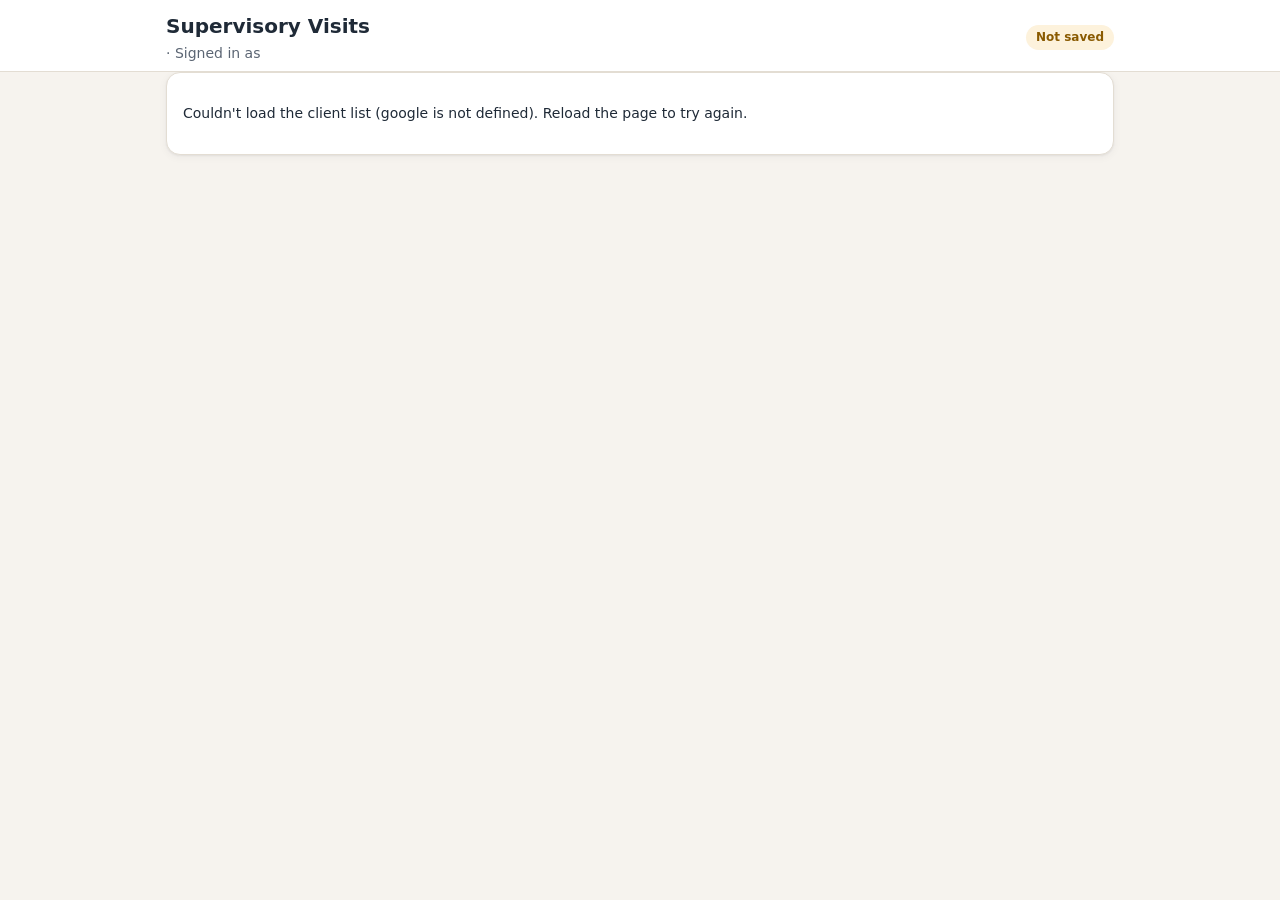
<file: apps-script/visits/Index.html>
<!DOCTYPE html>
<html lang="en">
<head>
  <base target="_top">
  <meta charset="utf-8">
  <meta name="robots" content="noindex, nofollow">
  <style>
:root {
  --bg: #f6f3ee;
  --card: #ffffff;
  --ink: #1f2a37;
  --muted: #5b6573;
  --line: #e3ddd3;
  --accent: #b5303a;
  --accent-ink: #ffffff;
  --accent-soft: #f8e7e8;
  --good: #1f7a4d;
  --good-bg: #e7f4ec;
  --warn: #8a5a00;
  --warn-bg: #fdf2dc;
  --shadow: 0 1px 2px rgba(31, 42, 55, .06), 0 2px 8px rgba(31, 42, 55, .05);
}
@media (prefers-color-scheme: dark) {
  :root:not([data-theme="light"]) {
    --bg: #15191f;
    --card: #1e242c;
    --ink: #e8ecf1;
    --muted: #a3adba;
    --line: #313a45;
    --accent: #e0606a;
    --accent-ink: #15191f;
    --accent-soft: #3a1f22;
    --good: #6cd19d;
    --good-bg: #183026;
    --warn: #f0c060;
    --warn-bg: #3a2f17;
    --shadow: none;
  }
}

* { box-sizing: border-box; }
html { -webkit-text-size-adjust: 100%; }
body {
  margin: 0;
  background: var(--bg);
  color: var(--ink);
  font: 16px/1.45 system-ui, -apple-system, "Segoe UI", sans-serif;
  padding-bottom: env(safe-area-inset-bottom);
}
.wrap { max-width: 760px; margin: 0 auto; padding: 0 16px; }
h1 { font-size: 1.25rem; margin: 0; }
h2 { font-size: 1.1rem; margin: 0 0 .25rem; }
h3 { font-size: .95rem; margin: 1.25rem 0 .5rem; }
.muted { color: var(--muted); }
.small { font-size: .875rem; }
[hidden] { display: none !important; }

/* Header and tabs */
.top {
  position: sticky; top: 0; z-index: 5;
  background: var(--card);
  border-bottom: 1px solid var(--line);
  padding-top: env(safe-area-inset-top);
}
.top-row { display: flex; align-items: center; justify-content: space-between; gap: 12px; padding-top: 12px; padding-bottom: 8px; }

main { padding-top: 16px; padding-bottom: 48px; }

/* Form controls */
input[type="text"], input[type="password"], input[type="search"], input[type="date"], input[type="datetime-local"], select, textarea {
  width: 100%; font: inherit; color: var(--ink); background: var(--card);
  border: 1px solid var(--line); border-radius: 10px; padding: 10px 12px; min-height: 44px;
}
textarea { resize: vertical; }
input:focus, select:focus, textarea:focus, button:focus-visible, a:focus-visible {
  outline: 2px solid var(--accent); outline-offset: 1px;
}
label { display: block; font-weight: 600; font-size: .875rem; margin-bottom: 12px; }
label > input, label > select, label > textarea { margin-top: 4px; font-weight: 400; }
label.check { display: flex; align-items: center; gap: 8px; font-weight: 500; }
label.check input { width: 20px; height: 20px; }
.field-grid { display: grid; grid-template-columns: 1fr 1fr; gap: 0 12px; }
.field-grid.three { grid-template-columns: 2fr 1fr 1fr; }
@media (max-width: 480px) { .field-grid, .field-grid.three { grid-template-columns: 1fr; } }

.btn {
  display: inline-flex; align-items: center; justify-content: center; gap: 6px;
  min-height: 44px; padding: 0 16px; border-radius: 10px;
  background: var(--accent); color: var(--accent-ink); border: 1px solid var(--accent);
  font: inherit; font-weight: 600; text-decoration: none; cursor: pointer; white-space: nowrap;
}
.btn.ghost { background: transparent; color: var(--accent); }
.btn.small { min-height: 36px; padding: 0 12px; font-size: .875rem; }
.btn.on { background: var(--good-bg); color: var(--good); border-color: var(--good); }
.btn:disabled { opacity: .5; cursor: default; }
.link { background: none; border: 0; padding: 4px 0; color: var(--accent); font: inherit; font-size: .875rem; font-weight: 600; cursor: pointer; text-decoration: underline; }
.link.danger { color: var(--muted); }
.icon-btn { background: none; border: 0; font-size: 1.1rem; color: var(--muted); width: 44px; height: 44px; cursor: pointer; border-radius: 10px; flex: none; }
.file-btn { position: relative; overflow: hidden; }
.file-btn input { position: absolute; inset: 0; opacity: 0; cursor: pointer; }

/* Cards and lists */
.card { background: var(--card); border: 1px solid var(--line); border-radius: 14px; padding: 16px; box-shadow: var(--shadow); margin-bottom: 16px; }
.filters { margin-bottom: 8px; }
.filters > input { margin-bottom: 8px; }
.filter-row { display: grid; grid-template-columns: 1fr 1fr; gap: 12px; }
.filter-row label { margin-bottom: 0; }
.list-actions { display: flex; justify-content: space-between; align-items: center; gap: 12px; margin: 8px 0 12px; font-size: .875rem; flex-wrap: wrap; }

.empty { text-align: center; color: var(--muted); padding: 32px 16px; }

.data-card { margin-top: 32px; }

/* Dialogs */
dialog {
  border: 0; padding: 0; border-radius: 16px; background: var(--card); color: var(--ink);
  width: min(560px, calc(100vw - 24px)); max-height: calc(100dvh - 24px);
  box-shadow: 0 10px 40px rgba(0, 0, 0, .25);
}
dialog::backdrop { background: rgba(15, 20, 26, .5); }
.dialog-inner { padding: 16px; }
.dialog-head { display: flex; justify-content: space-between; align-items: flex-start; gap: 8px; margin-bottom: 12px; }
.dialog-head h2 { font-size: 1.2rem; }
.dialog-foot { display: flex; align-items: center; gap: 8px; margin-top: 8px; flex-wrap: wrap; }
.spacer { flex: 1; }
.pd-actions { display: flex; gap: 8px; flex-wrap: wrap; margin-bottom: 16px; }
.pd-actions .btn { flex: 1 1 auto; }
.pd-notes textarea { font-size: .95rem; }
.pd-footer { margin: 16px 0 0; }

#toast {
  position: fixed; left: 50%; bottom: calc(20px + env(safe-area-inset-bottom)); transform: translateX(-50%);
  background: var(--ink); color: var(--card); padding: 10px 16px; border-radius: 10px;
  font-size: .9rem; z-index: 50; max-width: calc(100vw - 32px); box-shadow: 0 4px 16px rgba(0,0,0,.2);
}

/* Google Sheet sync */
.top-actions { display: flex; align-items: center; gap: 8px; }
.sync-pill {
  border: 0; background: var(--good-bg); color: var(--good); font: inherit; font-size: .75rem; font-weight: 600;
  border-radius: 999px; padding: 4px 10px; cursor: pointer; white-space: nowrap;
}
.sync-pill:not(.ok):not(.bad) { background: var(--accent-soft); color: var(--muted); }
.sync-pill.bad { background: var(--warn-bg); color: var(--warn); }
#sync-form .btn { margin-top: 4px; }
@media (max-width: 420px) { h1 { font-size: 1.05rem; } .top-row .btn.small { padding: 0 10px; } }


/* Caregiver compliance */
.wrap { max-width: 980px; }
.today { margin: 2px 0 0; }
.btn-row { display: flex; gap: 8px; flex-wrap: wrap; align-items: center; margin-top: 12px; }
.tiles { display: grid; grid-template-columns: repeat(auto-fit, minmax(150px, 1fr)); gap: 12px; margin-bottom: 16px; }
.tile {
  display: flex; flex-direction: column; gap: 2px; text-decoration: none; color: var(--ink);
  background: var(--card); border: 1px solid var(--line); border-radius: 14px; padding: 12px 16px; box-shadow: var(--shadow);
}
.tile-num { font-size: 1.8rem; font-weight: 700; line-height: 1.1; color: var(--good); }
.tile.hot .tile-num { color: var(--accent); }
.tile-label { font-size: .85rem; color: var(--muted); font-weight: 600; }
.alert-card h2, #missing-card h2 { margin-bottom: 0; }
.alert-card > .small, #missing-card > .small { margin-top: 2px; }
.row { display: flex; align-items: center; gap: 12px; padding: 10px 0; border-top: 1px solid var(--line); flex-wrap: wrap; }
.row:first-child { border-top: 0; }
.row-main { flex: 1 1 260px; min-width: 0; display: flex; flex-direction: column; }
.row-name { background: none; border: 0; padding: 0; font: inherit; font-weight: 600; color: inherit; cursor: pointer; text-align: left; }
.row-name:hover { color: var(--accent); text-decoration: underline; }
.row-what { font-size: .9rem; color: var(--muted); }
.row-status { font-size: .85rem; font-weight: 600; color: var(--ink); }
.row-status.soon { color: var(--warn); }
.row-status.late { color: var(--accent); }
.row-btns { display: flex; gap: 8px; flex-wrap: wrap; }
.row.compact { padding: 6px 0; }
.all-clear { margin: 8px 0 0; padding: 10px 12px; border-radius: 10px; background: var(--good-bg); color: var(--good); font-weight: 600; }
.all-head { display: flex; justify-content: space-between; align-items: baseline; gap: 12px; flex-wrap: wrap; margin-bottom: 8px; }
.all-head label { margin: 0; }
.table-wrap { overflow-x: auto; margin: 8px -16px 0; padding: 0 16px; position: relative; }
.roster { width: 100%; border-collapse: collapse; font-size: .9rem; }
.roster th { text-align: left; white-space: nowrap; border-bottom: 2px solid var(--line); }
.roster th button { background: none; border: 0; font: inherit; font-weight: 700; color: var(--muted); padding: 8px 6px; cursor: pointer; }
.roster th[aria-sort="ascending"] button::after { content: " ▲"; font-size: .7em; }
.roster th[aria-sort="descending"] button::after { content: " ▼"; font-size: .7em; }
.roster td { padding: 8px 6px; border-bottom: 1px solid var(--line); white-space: nowrap; font-variant-numeric: tabular-nums; }
.roster td.name { font-weight: 600; white-space: normal; min-width: 140px; }
.roster tbody tr { cursor: pointer; }
.roster tbody tr:hover, .roster tbody tr:focus { background: var(--accent-soft); outline: none; }
.roster td.soon { color: var(--warn); font-weight: 600; }
.roster td.late { color: var(--accent); font-weight: 700; }
.roster td.none { color: var(--muted); }
.roster tr.inactive td { color: var(--muted); }
.tag { font-size: .7rem; font-weight: 600; background: var(--line); color: var(--muted); border-radius: 999px; padding: 1px 6px; }
.hint { margin: -6px 0 12px; min-height: 1em; }
.next-due { background: var(--good-bg); color: var(--ink); border-radius: 10px; padding: 10px 12px; }
.warn-card { border-color: var(--warn); }
#toast { display: flex; align-items: center; gap: 14px; }
#toast-undo { background: none; border: 0; color: inherit; font: inherit; font-weight: 700; text-decoration: underline; cursor: pointer; padding: 0; }
.card { scroll-margin-top: 90px; }
#missing-card summary { cursor: pointer; list-style: none; }
#missing-card summary::-webkit-details-marker { display: none; }
#missing-card summary h2::before { content: "▸ "; color: var(--muted); }
#missing-card details[open] summary h2::before { content: "▾ "; }
#missing-card details[open] #missing-sum { display: none; }
.roster td.act-col { text-align: right; padding-top: 4px; padding-bottom: 4px; }
.roster .act-col .btn { min-height: 32px; }
.row-btns .link { padding: 0 4px; }
.sr-only { position: absolute; width: 1px; height: 1px; overflow: hidden; clip: rect(0 0 0 0); white-space: nowrap; }
.btn.grey { color: var(--muted); border-color: var(--line); }
.btn.grey:hover { color: var(--accent); border-color: var(--accent); }
.warn-note { background: var(--warn-bg); color: var(--warn); border-radius: 10px; padding: 10px 12px; font-weight: 600; }
.forget { border-top: 1px solid var(--line); margin-top: 16px; padding-top: 4px; }

/* Supervisory visits */
.row-sched { font-size: .9rem; }
.row-sched.none { color: var(--warn); font-weight: 600; }
.row-sched.ok { color: var(--good); font-weight: 600; }
.card-head { display: flex; justify-content: space-between; align-items: flex-start; gap: 12px; flex-wrap: wrap; }
.roster td.sched { color: var(--good); font-weight: 600; }
.warn-text { color: var(--warn); font-weight: 600; }
@media print {
  .top-actions, .row-btns, .tiles, #all-card, #missing-card, .data-card, .card:not(#due-card), .card-head .btn { display: none !important; }
  .top { position: static; }
  .card { box-shadow: none; border: 0; }
}
.btn-row.tight { margin-top: 0; }
.tag.hold { background: var(--warn-bg); color: var(--warn); }
#hold-card summary { cursor: pointer; list-style: none; }
#hold-card summary::-webkit-details-marker { display: none; }
#hold-card summary h2::before { content: "▸ "; color: var(--muted); }
#hold-card details[open] summary h2::before { content: "▾ "; }
#hold-card h2 { margin-bottom: 0; }
.status-select {
  width: auto; min-height: 36px; padding: 0 28px 0 10px; font: inherit; font-size: .875rem; font-weight: 600;
  color: var(--muted); background-color: var(--card); border: 1px solid var(--line); border-radius: 10px; cursor: pointer;
}
.status-select:hover { color: var(--accent); border-color: var(--accent); }
.roster .act-col .status-select { min-height: 32px; vertical-align: middle; }

.row-status.review { color: var(--good); }
.signed-in { white-space: nowrap; }
  </style>
</head>
<body>
  <header class="top">
    <div class="wrap top-row">
      <div>
        <h1>Supervisory Visits</h1>
        <p class="small muted today"><span id="today"></span> · <span class="signed-in">Signed in as <?= userEmail ?><span id="role-tag"></span></span></p>
      </div>
      <div class="top-actions">
        <button type="button" class="sync-pill" id="sync-pill" hidden></button>
        <button type="button" class="btn small" id="add-btn" hidden>+ Add client</button>
      </div>
    </div>
  </header>

  <main class="wrap">
    <section class="card" id="loading"><p class="small" id="loading-msg">Loading the client list…</p></section>
    <div id="app-content" hidden>
    <div class="tiles">
      <a class="tile" href="#due-card"><span class="tile-num" id="overdue-count">0</span><span class="tile-label">Overdue</span></a>
      <a class="tile" href="#due-card"><span class="tile-num" id="soon-count">0</span><span class="tile-label" id="soon-label">Due in next 3 weeks</span></a>
      <a class="tile" href="#due-card"><span class="tile-num" id="unsched-count">0</span><span class="tile-label">Not scheduled yet</span></a>
      <a class="tile" href="#hold-card" hidden><span class="tile-num" id="hold-count">0</span><span class="tile-label">On hold</span></a>
      <a class="tile" href="#review-card" hidden><span class="tile-num" id="review-count">0</span><span class="tile-label">Awaiting review</span></a>
      <a class="tile" href="#missing-card"><span class="tile-num" id="missing-count">0</span><span class="tile-label">Missing dates</span></a>
    </div>

    <section class="card alert-card" id="due-card">
      <div class="card-head">
        <div>
          <h2>Visits due</h2>
          <p class="small muted" id="due-sub"></p>
        </div>
        <div class="btn-row tight">
          <button type="button" class="btn small ghost" id="copy-list-btn">Copy list</button>
          <button type="button" class="btn small ghost" id="print-btn">Print</button>
        </div>
      </div>
      <div id="due-list"></div>
    </section>

    <section class="card alert-card" id="review-card" hidden>
      <h2>Awaiting review</h2>
      <p class="small muted" id="review-sub"></p>
      <div id="review-list"></div>
    </section>

    <section class="card" id="hold-card" hidden>
      <details open>
        <summary><h2>On hold</h2></summary>
        <p class="small muted">Clients on hold (for example, in temporary nursing home care) aren't on the due list. Set their status back to <b>Active</b> when visits should start again.</p>
        <div id="hold-list"></div>
      </details>
    </section>

    <section class="card" id="missing-card">
      <details>
        <summary><h2>Missing dates <span class="muted small" id="missing-sum"></span></h2></summary>
        <p class="small muted">Active clients with no last visit and no due date. They can't be tracked until a visit date is entered.</p>
        <div id="missing-list"></div>
      </details>
    </section>

    <section class="card" id="all-card">
      <div class="all-head">
        <h2>All clients <span class="muted small" id="all-count"></span></h2>
        <label class="check small"><input type="checkbox" id="show-inactive"> Show ended care &amp; deceased</label>
      </div>
      <input type="search" id="search" placeholder="Search by name" autocomplete="off" aria-label="Search clients">
      <div class="table-wrap">
        <table class="roster">
          <thead>
            <tr>
              <th><button type="button" data-sort="name">Name</button></th>
              <th><button type="button" data-sort="lastVisit">Last visit</button></th>
              <th><button type="button" data-sort="nextDue">Next due</button></th>
              <th><button type="button" data-sort="scheduled">Scheduled</button></th>
              <th class="act-col"><span class="sr-only">Actions</span></th>
            </tr>
          </thead>
          <tbody id="roster"></tbody>
        </table>
      </div>
      <p class="empty" id="roster-empty" hidden>No clients yet. Click <b>+ Add client</b> to add one.</p>
    </section>
    </div>


  </main>

  <!-- Add / edit a client -->
  <dialog id="edit-dialog" aria-labelledby="ed-title">
    <form class="dialog-inner" id="edit-form" method="dialog">
      <div class="dialog-head">
        <h2 id="ed-title">Add client</h2>
        <button type="button" class="icon-btn" data-close aria-label="Close">✕</button>
      </div>
      <div class="field-grid">
        <label>First name <input type="text" name="first" required autocomplete="off"></label>
        <label>Last name <input type="text" name="last" required autocomplete="off"></label>
      </div>
      <label><span id="ed-visit-label">First visit date</span> <input type="date" name="lastVisit"></label>
      <p class="small muted hint" id="ed-hint"></p>
      <div class="field-grid" id="ed-more-fields">
        <label>Next visit due <input type="date" name="nextDue"></label>
        <label>Scheduled visit <input type="date" name="scheduled"></label>
      </div>
      <label>Notes <textarea name="notes" rows="2"></textarea></label>
      <label id="ed-status-wrap">Status
        <select name="status">
          <option value="active">Active</option>
          <option value="hold">On hold (still a client, off the due list)</option>
          <option value="ended">Ended care (off all lists, record kept)</option>
          <option value="deceased">Deceased (off all lists, record kept)</option>
        </select>
      </label>
      <label id="ed-hold-reason">Reason for hold <input type="text" name="holdReason" placeholder="e.g. Temporary nursing home care" autocomplete="off"></label>
      <div class="dialog-foot">
        <span class="spacer"></span>
        <button type="button" class="btn ghost" data-close>Cancel</button>
        <button type="submit" class="btn" value="save">Save</button>
      </div>
    </form>
  </dialog>

  <!-- Enter / change the scheduled visit date -->
  <dialog id="sched-dialog" aria-labelledby="sd-title">
    <form class="dialog-inner" id="sched-form" method="dialog">
      <div class="dialog-head">
        <h2 id="sd-title">Schedule visit</h2>
        <button type="button" class="icon-btn" data-close aria-label="Close">✕</button>
      </div>
      <p id="sd-info"></p>
      <label>Scheduled visit date <input type="date" name="date" required></label>
      <p class="small hint" id="sd-hint"></p>
      <div class="dialog-foot">
        <button type="button" class="link danger" id="sd-clear" hidden>Clear scheduled date</button>
        <span class="spacer"></span>
        <button type="button" class="btn ghost" data-close>Cancel</button>
        <button type="submit" class="btn" value="save">Save</button>
      </div>
    </form>
  </dialog>

  <!-- Put a client on hold -->
  <dialog id="hold-dialog" aria-labelledby="hd-title">
    <form class="dialog-inner" id="hold-form" method="dialog">
      <div class="dialog-head">
        <h2 id="hd-title">Put on hold</h2>
        <button type="button" class="icon-btn" data-close aria-label="Close">✕</button>
      </div>
      <p>They'll stay a client but won't show on the due list until you take them off hold.</p>
      <label>Reason (optional) <input type="text" name="reason" placeholder="e.g. Temporary nursing home care" autocomplete="off"></label>
      <div class="dialog-foot">
        <span class="spacer"></span>
        <button type="button" class="btn ghost" data-close>Cancel</button>
        <button type="submit" class="btn" value="save">Put on hold</button>
      </div>
    </form>
  </dialog>

  <!-- Mark a visit completed -->
  <dialog id="done-dialog" aria-labelledby="dd-title">
    <form class="dialog-inner" id="done-form" method="dialog">
      <div class="dialog-head">
        <h2 id="dd-title">Visit completed</h2>
        <button type="button" class="icon-btn" data-close aria-label="Close">✕</button>
      </div>
      <p id="dd-info"></p>
      <label>Date of the visit <input type="date" name="completed" required></label>
      <p class="next-due" id="dd-next"></p>
      <p class="small muted">A manager reviews every completed visit. The client stays on the due list until it's approved.</p>
      <div class="dialog-foot">
        <span class="spacer"></span>
        <button type="button" class="btn ghost" data-close>Cancel</button>
        <button type="submit" class="btn" value="save">Mark completed</button>
      </div>
    </form>
  </dialog>

  <!-- Manager review of a completed visit -->
  <dialog id="review-dialog" aria-labelledby="rv-title">
    <form class="dialog-inner" id="review-form" method="dialog">
      <div class="dialog-head">
        <h2 id="rv-title">Review visit</h2>
        <button type="button" class="icon-btn" data-close aria-label="Close">✕</button>
      </div>
      <p id="rv-info"></p>
      <p class="next-due" id="rv-next"></p>
      <label>Note <span class="muted">(needed if you send it back)</span>
        <textarea name="note" rows="3" placeholder="e.g. Visit note missing the client's signature"></textarea></label>
      <div class="dialog-foot">
        <button type="button" class="btn ghost" id="rv-send-back">Send back</button>
        <span class="spacer"></span>
        <button type="button" class="btn ghost" data-close>Cancel</button>
        <button type="submit" class="btn" value="approve">Approve</button>
      </div>
    </form>
  </dialog>

  <div id="toast" role="status" aria-live="polite" hidden><span id="toast-msg"></span><button type="button" id="toast-undo" hidden>Undo</button></div>


  <script>
/* Supervisory visits: when each client's next 90-day supervisory visit is due.
 * Served by Google Apps Script to signed-in staff. The list is read live from the Google Sheet
 * and saved there straight away; it is never stored on this computer. All dates are
 * "YYYY-MM-DD" strings. */
(function () {
  "use strict";

  const CONFIG = { intervalDays: 90, dueSoonDays: 21 };
  const FIELDS = ["first", "last", "lastVisit", "nextDue", "scheduled", "notes", "holdReason"];
  // Filled in by the sheet's script (who completed / reviewed a visit), never edited on the page.
  const REVIEW_FIELDS = ["pendingVisit", "completedBy", "completedOn", "reviewedBy", "reviewedOn", "reviewNote"];
  const pendingOf = c => isDate(c.pendingVisit);
  const DATE_FIELDS = ["lastVisit", "nextDue", "scheduled"];

  // ---------- State ----------
  // Clients come from the sheet. Only display preferences (sort order, the "show ended" box)
  // are remembered in this browser; no client data is.
  const PREFS_KEY = "rah-visits-prefs";
  function loadPrefs() {
    let p = null;
    try { p = JSON.parse(localStorage.getItem(PREFS_KEY)); } catch (e) { /* ignore */ }
    return Object.assign({ sort: "nextDue", dir: 1, showInactive: false }, p && typeof p === "object" ? p : {});
  }
  const state = { clients: [], settings: loadPrefs(), manager: false, user: "" };
  function save() { try { localStorage.setItem(PREFS_KEY, JSON.stringify(state.settings)); } catch (e) { /* ignore */ } }
  try { localStorage.removeItem("rah-visits-v1"); } catch (e) { /* the old page's saved copy */ }
  const uid = () => "v-" + Date.now().toString(36) + Math.random().toString(36).slice(2, 8);

  // ---------- Dates ----------
  const pad = n => String(n).padStart(2, "0");
  const iso = (y, m, d) => `${y}-${pad(m)}-${pad(d)}`;
  function today() { const d = new Date(); return iso(d.getFullYear(), d.getMonth() + 1, d.getDate()); }
  const isDate = s => /^\d{4}-\d{2}-\d{2}$/.test(String(s || ""));
  const ms = s => { const [y, m, d] = s.split("-").map(Number); return Date.UTC(y, m - 1, d); };
  const fromMs = t => { const d = new Date(t); return iso(d.getUTCFullYear(), d.getUTCMonth() + 1, d.getUTCDate()); };
  const addDays = (s, n) => fromMs(ms(s) + n * 864e5);
  const daysBetween = (a, b) => Math.round((ms(b) - ms(a)) / 864e5); // b - a
  const weekday = s => new Date(ms(s)).getUTCDay(); // 0 Sun … 6 Sat

  // Closest weekday: Saturday → Friday before, Sunday → Monday after.
  function closestWeekday(s) {
    const w = weekday(s);
    return w === 6 ? addDays(s, -1) : w === 0 ? addDays(s, 1) : s;
  }
  // Next visit: 90 days after the last visit, on the closest weekday.
  const nextVisit = s => (isDate(s) ? closestWeekday(addDays(s, CONFIG.intervalDays)) : "");

  function fmt(s) { if (!isDate(s)) return ""; const [y, m, d] = s.split("-"); return `${m}/${d}/${y}`; }
  function fmtLong(s) {
    if (!isDate(s)) return "";
    return new Date(ms(s)).toLocaleDateString("en-US", { timeZone: "UTC", weekday: "short", month: "short", day: "numeric", year: "numeric" });
  }
  function fmtShort(s) {
    if (!isDate(s)) return "";
    return new Date(ms(s)).toLocaleDateString("en-US", { timeZone: "UTC", weekday: "short", month: "short", day: "numeric" });
  }
  // Dates from the sheet: 2026-11-17, 11/17/2026, 11/17/26, 11-17-2026.
  function parseDate(v) {
    const s = String(v == null ? "" : v).trim();
    if (!s) return "";
    let m = s.match(/^(\d{4})-(\d{1,2})-(\d{1,2})/);
    if (m) return valid(+m[1], +m[2], +m[3]);
    m = s.match(/^(\d{1,2})[\/.-](\d{1,2})[\/.-](\d{2}|\d{4})$/);
    if (m) return valid(m[3].length === 2 ? 2000 + +m[3] : +m[3], +m[1], +m[2]);
    return null; // not a date
  }
  function valid(y, m, d) {
    const t = new Date(Date.UTC(y, m - 1, d));
    return t.getUTCFullYear() === y && t.getUTCMonth() === m - 1 && t.getUTCDate() === d ? iso(y, m, d) : null;
  }

  // ---------- Helpers ----------
  const $ = sel => document.querySelector(sel);
  const esc = s => String(s == null ? "" : s).replace(/[&<>"']/g, c => ({ "&": "&amp;", "<": "&lt;", ">": "&gt;", '"': "&quot;", "'": "&#39;" }[c]));
  const fullName = c => `${c.first || ""} ${c.last || ""}`.trim();
  const nameKey = (f, l) => `${f || ""} ${l || ""}`.toLowerCase().normalize("NFD").replace(/[̀-ͯ]/g, "").replace(/[^a-z]+/g, " ").trim();
  const byId = id => state.clients.find(c => c.id === id);
  const active = () => state.clients.filter(c => !c.inactive);
  const tracked = () => active().filter(c => !c.onHold); // on hold: off the due list

  // Status: Active, On hold (still a client, off the due list), or Ended care / Deceased
  // (no longer a client: off every list, record kept).
  const STATUS = [["active", "Active"], ["hold", "On hold"], ["ended", "Ended care"], ["deceased", "Deceased"]];
  const statusLabel = k => (STATUS.find(x => x[0] === k) || STATUS[0])[1];
  const statusOf = c => (c.inactive ? (c.endReason === "deceased" ? "deceased" : "ended") : c.onHold ? "hold" : "active");
  function statusSelect(c) {
    const cur = statusOf(c);
    return `<select class="status-select" data-status="${esc(c.id)}" aria-label="Status for ${esc(fullName(c))}">${STATUS.map(([k, l]) =>
      `<option value="${k}"${k === cur ? " selected" : ""}>${l}</option>`).join("")}</select>`;
  }
  const cmpName = (a, b) => (a.last || "").localeCompare(b.last || "") || (a.first || "").localeCompare(b.first || "");
  const plural = (n, w) => `${n} ${w}${n === 1 ? "" : "s"}`;

  let toastTimer = null, undoFn = null;
  function toast(msg, undo) {
    $("#toast-msg").textContent = msg;
    undoFn = undo || null;
    $("#toast-undo").hidden = !undo;
    $("#toast").hidden = false;
    clearTimeout(toastTimer);
    toastTimer = setTimeout(() => { $("#toast").hidden = true; undoFn = null; }, undo ? 8000 : 3500);
  }
  $("#toast-undo").addEventListener("click", () => { if (undoFn) undoFn(); $("#toast").hidden = true; undoFn = null; });

  // ---------- Lists ----------
  // Due list: overdue, due within dueSoonDays, or with a visit scheduled within dueSoonDays.
  function dueRows() {
    const t = today(), lim = CONFIG.dueSoonDays;
    // Visits waiting for a manager's review are listed only under Awaiting review.
    return tracked().filter(c => !pendingOf(c) && ((isDate(c.nextDue) && daysBetween(t, c.nextDue) <= lim) || (isDate(c.scheduled) && daysBetween(t, c.scheduled) <= lim)))
      .map(c => ({ c, key: c.nextDue || c.scheduled, days: isDate(c.nextDue) ? daysBetween(t, c.nextDue) : null }))
      .sort((a, b) => a.key.localeCompare(b.key) || cmpName(a.c, b.c));
  }
  function missingRows() {
    return tracked().filter(c => !isDate(c.lastVisit) && !isDate(c.nextDue) && !isDate(c.scheduled) && !pendingOf(c)).sort(cmpName);
  }

  function dueStatus(days) {
    if (days == null) return { cls: "", text: "First visit" };
    if (days < 0) return { cls: "late", text: `Overdue by ${plural(-days, "day")}` };
    if (days === 0) return { cls: "late", text: "Due today" };
    if (days === 1) return { cls: "soon", text: "Due tomorrow" };
    return { cls: days <= 7 ? "soon" : "", text: `Due in ${days} days` };
  }
  function schedText(c) {
    if (!isDate(c.scheduled)) return { cls: "none", text: "Not scheduled yet" };
    const n = daysBetween(today(), c.scheduled);
    if (n < 0) return { cls: "none", text: `Was scheduled for ${fmtShort(c.scheduled)} — mark it completed, or enter a new date` };
    const when = n === 0 ? "today" : n === 1 ? "tomorrow" : fmtShort(c.scheduled);
    if (isDate(c.nextDue) && c.scheduled > c.nextDue) return { cls: "none", text: `Scheduled ${when} — after the due date` };
    return { cls: "ok", text: `Scheduled ${when}` };
  }

  function renderDue() {
    const rows = dueRows(), by = addDays(today(), CONFIG.dueSoonDays);
    const open = rows;
    const overdue = open.filter(r => r.days != null && r.days < 0).length;
    const unsched = open.filter(r => !isDate(r.c.scheduled) || r.c.scheduled < today()).length;
    $("#overdue-count").textContent = overdue;
    $("#overdue-count").parentElement.classList.toggle("hot", overdue > 0);
    $("#soon-count").textContent = open.length - overdue;
    $("#soon-label").textContent = `Due in next ${CONFIG.dueSoonDays % 7 ? CONFIG.dueSoonDays + " days" : plural(CONFIG.dueSoonDays / 7, "week")}`;
    $("#unsched-count").textContent = unsched;
    $("#unsched-count").parentElement.classList.toggle("hot", unsched > 0);
    $("#due-sub").textContent = `Overdue, or due in the next ${CONFIG.dueSoonDays} days (by ${fmtLong(by)}). Each visit is due ${CONFIG.intervalDays} days after the last one, on the closest weekday.`;
    $("#copy-list-btn").hidden = $("#print-btn").hidden = !rows.length;
    $("#due-list").innerHTML = rows.length ? rows.map(r => {
      const id = esc(r.c.id);
      const st = dueStatus(r.days), sc = schedText(r.c);
      const back = /^Sent back/.test(r.c.reviewNote || "") ? `<span class="row-sched none">${esc(r.c.reviewNote)}${r.c.reviewedBy ? ` (${esc(r.c.reviewedBy)})` : ""}</span>` : "";
      const has = isDate(r.c.scheduled) && r.c.scheduled >= today();
      return `<div class="row">
        <div class="row-main">
          <button type="button" class="row-name" data-edit="${id}">${esc(fullName(r.c))}</button>
          <span class="row-what">${isDate(r.c.nextDue) ? `Due ${fmtLong(r.c.nextDue)}` : "First visit"}${isDate(r.c.lastVisit) ? ` · last visit ${fmt(r.c.lastVisit)}` : ""}</span>
          <span class="row-status ${st.cls}">${st.text}</span>
          <span class="row-sched ${sc.cls}">${esc(sc.text)}</span>
          ${back}
        </div>
        <div class="row-btns">
          <button type="button" class="btn small${has ? " ghost" : ""}" data-sched="${id}">${isDate(r.c.scheduled) ? "Change scheduled date" : "Enter scheduled date"}</button>
          <button type="button" class="btn small${has ? "" : " ghost"}" data-done="${id}">Mark completed</button>
          ${statusSelect(r.c)}
        </div>
      </div>`;
    }).join("") : `<p class="all-clear">✓ No supervisory visits are overdue or due in the next ${CONFIG.dueSoonDays} days.</p>`;
  }

  function renderReview() {
    const rows = active().filter(pendingOf).sort((a, b) => (a.completedOn || "").localeCompare(b.completedOn || "") || cmpName(a, b));
    $("#review-card").hidden = !rows.length;
    $("#review-count").textContent = rows.length;
    $("#review-count").parentElement.hidden = !rows.length;
    $("#review-count").parentElement.classList.toggle("hot", rows.length > 0 && state.manager);
    $("#review-sub").textContent = state.manager
      ? "Check each visit was done properly. Approve it to count it (the next visit is then due 90 days later), or send it back."
      : "These visits are done and waiting for a manager to review them.";
    $("#review-list").innerHTML = rows.map(c => {
      const id = esc(c.id);
      return `<div class="row">
        <div class="row-main">
          <button type="button" class="row-name" data-edit="${id}">${esc(fullName(c))}</button>
          <span class="row-what">Visit on ${esc(fmtLong(c.pendingVisit))} · marked completed by ${esc(c.completedBy || "?")}${c.completedOn ? ` on ${fmt(c.completedOn)}` : ""}</span>
          <span class="row-what">${isDate(c.nextDue) ? `Was due ${fmt(c.nextDue)}` : "First visit"}${isDate(c.lastVisit) ? ` · last approved visit ${fmt(c.lastVisit)}` : ""}</span>
        </div>
        <div class="row-btns">${state.manager
          ? `<button type="button" class="btn small" data-review="${id}">Review</button>`
          : `<span class="small muted">Waiting for a manager</span>`}</div>
      </div>`;
    }).join("");
  }

  function renderMissing() {
    const rows = missingRows();
    $("#missing-count").textContent = rows.length;
    $("#missing-sum").textContent = `(${rows.length}) — click to show`;
    $("#missing-card").hidden = !rows.length;
    $("#missing-count").parentElement.hidden = !rows.length;
    $("#missing-list").innerHTML = rows.map(c => `<div class="row compact">
      <div class="row-main"><button type="button" class="row-name" data-edit="${esc(c.id)}" data-focus="lastVisit">${esc(fullName(c))}</button>
      <span class="row-what">No visit dates</span></div>
      <div class="row-btns"><button type="button" class="btn small ghost" data-edit="${esc(c.id)}" data-focus="lastVisit">Add last visit</button></div>
    </div>`).join("");
  }

  function renderHold() {
    const rows = active().filter(c => c.onHold).sort(cmpName);
    $("#hold-card").hidden = !rows.length;
    $("#hold-count").textContent = rows.length;
    $("#hold-count").parentElement.hidden = !rows.length;
    $("#hold-list").innerHTML = rows.map(c => {
      const n = isDate(c.nextDue) ? daysBetween(today(), c.nextDue) : null;
      const due = isDate(c.nextDue) ? `${n < 0 ? "Was due" : "Due"} ${fmtLong(c.nextDue)}` : "No due date";
      return `<div class="row compact">
        <div class="row-main"><button type="button" class="row-name" data-edit="${esc(c.id)}">${esc(fullName(c))}</button>
        <span class="row-what">${esc(c.holdReason || "On hold")}${c.holdSince ? ` · since ${fmt(c.holdSince)}` : ""}</span>
        <span class="row-what">${due}${isDate(c.lastVisit) ? ` · last visit ${fmt(c.lastVisit)}` : ""}</span></div>
        <div class="row-btns">${statusSelect(c)}</div>
      </div>`;
    }).join("");
  }

  function cellDate(s, cls) {
    if (!isDate(s)) return `<td class="none">—</td>`;
    return `<td class="${cls || ""}">${fmt(s)}</td>`;
  }
  function renderRoster() {
    const q = nameKey($("#search").value, "");
    const list = state.clients.filter(c => (state.settings.showInactive || !c.inactive) && (!q || nameKey(c.first, c.last).includes(q)));
    const k = state.settings.sort, dir = state.settings.dir;
    list.sort((a, b) => {
      if (k === "name") return dir * cmpName(a, b);
      const av = a[k] || "", bv = b[k] || "";
      if (!av !== !bv) return av ? -1 : 1; // blanks last
      return dir * av.localeCompare(bv) || cmpName(a, b);
    });
    document.querySelectorAll("[data-sort]").forEach(b => {
      b.parentElement.setAttribute("aria-sort", b.dataset.sort === k ? (dir > 0 ? "ascending" : "descending") : "none");
    });
    const t = today();
    $("#all-count").textContent = `${active().length} active`;
    $("#roster").innerHTML = list.map(c => {
      const n = isDate(c.nextDue) ? daysBetween(t, c.nextDue) : null;
      const dueCls = n == null || c.onHold ? "" : n < 0 ? "late" : n <= CONFIG.dueSoonDays ? "soon" : "";
      const schedCls = isDate(c.scheduled) && c.scheduled >= t ? "sched" : "";
      return `<tr data-edit="${esc(c.id)}" class="${c.inactive ? "inactive" : ""}" tabindex="0">
        <td class="name">${esc(fullName(c))}${pendingOf(c) && !c.inactive ? ' <span class="tag hold">awaiting review</span>' : ""}${c.inactive ? ` <span class="tag">${statusLabel(statusOf(c)).toLowerCase()}${c.endedOn ? " " + fmt(c.endedOn) : ""}</span>` : c.onHold ? ' <span class="tag hold">on hold</span>' : ""}</td>
        ${cellDate(c.lastVisit)}${cellDate(c.nextDue, dueCls)}${cellDate(c.scheduled, schedCls)}
        <td class="act-col">${c.inactive ? "" : `<button type="button" class="btn small ghost grey" data-sched="${esc(c.id)}">Schedule</button>
          ${pendingOf(c) ? "" : `<button type="button" class="btn small ghost grey" data-done="${esc(c.id)}">Completed</button>`}`}
          ${statusSelect(c)}</td>
      </tr>`;
    }).join("");
    $("#roster-empty").hidden = state.clients.length > 0;
  }

  let renderedDay = "";
  function renderAll() {
    renderedDay = today();
    $("#today").textContent = "Today: " + fmtLong(renderedDay);
    $("#role-tag").textContent = state.manager ? " (manager)" : "";
    renderDue(); renderReview(); renderHold(); renderMissing(); renderRoster();
  }

  // ---------- Clicks ----------
  document.addEventListener("click", e => {
    if (e.target.closest("select")) return; // the status dropdown (inside a clickable row)
    const t = e.target.closest("[data-edit],[data-done],[data-sched],[data-review],[data-sort],[data-close]");
    if (!t) return;
    if (t.dataset.close !== undefined) { t.closest("dialog").close(); return; }
    if (t.dataset.sort) {
      if (state.settings.sort === t.dataset.sort) state.settings.dir *= -1; else { state.settings.sort = t.dataset.sort; state.settings.dir = 1; }
      save(); renderRoster(); return;
    }
    if (t.dataset.done) { openDone(t.dataset.done); return; }
    if (t.dataset.review) { openReview(t.dataset.review); return; }
    if (t.dataset.sched) { openSched(t.dataset.sched); return; }
    if (t.dataset.edit) openEdit(t.dataset.edit, t.dataset.focus);
  });
  document.addEventListener("change", e => {
    const sel = e.target.closest("select[data-status]");
    if (!sel) return;
    const c = byId(sel.dataset.status), st = sel.value;
    if (!c) return;
    if (st === "hold") { openHold(c.id); return; }
    if ((st === "ended" || st === "deceased") && !confirm(`Mark ${fullName(c)} as ${statusLabel(st).toLowerCase()}? They'll come off the visit lists. Their record is kept (tick "Show ended care & deceased" under All clients to see it).`)) { renderAll(); return; }
    setStatus(c.id, st);
  });
  $("#roster").addEventListener("keydown", e => {
    const tr = e.target.closest("tr[data-edit]");
    if (tr && e.target === tr && (e.key === "Enter" || e.key === " ")) { e.preventDefault(); openEdit(tr.dataset.edit); }
  });
  $("#search").addEventListener("input", renderRoster);
  $("#show-inactive").checked = !!state.settings.showInactive;
  $("#show-inactive").addEventListener("change", e => { state.settings.showInactive = e.target.checked; save(); renderRoster(); });
  $("#add-btn").addEventListener("click", () => openEdit(null));
  document.querySelector('a[href="#hold-card"]').addEventListener("click", () => { $("#hold-card details").open = true; });
  document.querySelector('a[href="#missing-card"]').addEventListener("click", () => { $("#missing-card details").open = true; });

  // Copy the due list as plain text, to paste into an email or message.
  $("#copy-list-btn").addEventListener("click", async () => {
    const rows = dueRows();
    const lines = [`Supervisory visits due by ${fmt(addDays(today(), CONFIG.dueSoonDays))} (as of ${fmt(today())}):`];
    rows.forEach(r => {
      const st = dueStatus(r.days).text.toLowerCase();
      const due = isDate(r.c.nextDue) ? `due ${fmt(r.c.nextDue)} (${st})` : "first visit";
      const sc = isDate(r.c.scheduled) ? `scheduled ${fmt(r.c.scheduled)}` : "not scheduled yet";
      lines.push(`- ${fullName(r.c)}: ${due}, ${sc}`);
    });
    const text = lines.join("\n");
    logEvent("Copied the due list", `${rows.length} clients`);
    try { await navigator.clipboard.writeText(text); toast("List copied — paste it into an email or message."); }
    catch (err) { window.prompt("Copy this list:", text); }
  });
  $("#print-btn").addEventListener("click", () => { logEvent("Printed the due list", `${dueRows().length} clients`); window.print(); });

  // ---------- Add / edit ----------
  const ed = $("#edit-dialog"), edForm = $("#edit-form");
  let editingId = null, visitAtOpen = "";
  function openEdit(id, focus) {
    const c = id ? byId(id) : null;
    editingId = c ? c.id : null;
    edForm.reset();
    $("#ed-title").textContent = c ? fullName(c) : "Add client";
    $("#ed-visit-label").textContent = c ? "Last completed visit" : "First visit date";
    FIELDS.forEach(f => { edForm.elements[f].value = c ? (c[f] || "") : ""; });
    $("#ed-more-fields").hidden = !c;
    edForm.elements.lastVisit.required = !c;
    edForm.elements.lastVisit.disabled = !!c && !state.manager; // changes go through Mark completed + review
    $("#ed-status-wrap").hidden = !c;
    edForm.elements.status.value = c ? statusOf(c) : "active";
    holdReasonShown();
    visitAtOpen = c ? c.lastVisit || "" : "";
    lastVisitSeen = visitAtOpen;
    edHint();
    ed.showModal();
    const el = edForm.elements[focus || (c ? "" : "first")];
    if (el) { el.focus(); if (el.select) try { el.select(); } catch (e) { /* date inputs */ } }
  }
  // While the due date is still the one worked out from the last visit (or blank), changing
  // the last visit moves it too.
  let lastVisitSeen = "";
  edForm.elements.lastVisit.addEventListener("change", () => {
    const due = edForm.elements.nextDue, v = edForm.elements.lastVisit.value;
    if (editingId && (!due.value || due.value === nextVisit(lastVisitSeen) || due.value === nextVisit(visitAtOpen))) due.value = nextVisit(v);
    lastVisitSeen = v;
    edHint();
  });
  edForm.elements.nextDue.addEventListener("change", edHint);
  function holdReasonShown() { $("#ed-hold-reason").hidden = edForm.elements.status.value !== "hold"; }
  edForm.elements.status.addEventListener("change", holdReasonShown);
  function edHint() {
    const v = edForm.elements.lastVisit.value, due = edForm.elements.nextDue.value;
    let msg = "";
    if (editingId && !state.manager) msg = "Only a manager can change the last visit date. Use Mark completed, and a manager will review the visit.";
    else if (!editingId) {
      if (!isDate(v)) msg = `Enter the client's first visit (start) date. The first supervisory visit is due ${CONFIG.intervalDays} days after it.`;
      else msg = `First supervisory visit will be due ${fmtLong(nextVisit(v))} (${CONFIG.intervalDays} days after this date, on the closest weekday).`;
    } else if (isDate(v) && !isDate(due)) msg = `Next visit would be due ${fmtLong(nextVisit(v))}.`;
    else if (isDate(due) && weekday(due) % 6 === 0) msg = "Note: this due date is on a weekend.";
    else if (isDate(v) && due === nextVisit(v)) msg = `Next due is ${CONFIG.intervalDays} days after this visit, on the closest weekday.`;
    $("#ed-hint").textContent = msg;
  }

  edForm.addEventListener("submit", e => {
    e.preventDefault();
    const v = {};
    FIELDS.forEach(f => { v[f] = edForm.elements[f].value.trim(); });
    if (!v.first || !v.last) return;
    if (!editingId) {
      if (!isDate(v.lastVisit)) return;
      v.nextDue = nextVisit(v.lastVisit); // first supervisory visit: 90 days after the start date
      v.scheduled = "";
    } else if (!v.nextDue && isDate(v.lastVisit)) v.nextDue = nextVisit(v.lastVisit);
    const prev = editingId ? byId(editingId) : null;
    Object.assign(v, statusFields(editingId ? edForm.elements.status.value : "active", v.holdReason, prev));
    const dup = state.clients.find(c => c.id !== editingId && nameKey(c.first, c.last) === nameKey(v.first, v.last));
    if (dup && !confirm(`${fullName(dup)} is already on the list. Save anyway?`)) return;
    let c;
    if (editingId) {
      c = Object.assign(byId(editingId), v);
      toast(`Saved ${v.first} ${v.last}.`);
    } else {
      c = Object.assign({ id: uid(), updated: "" }, v);
      state.clients.push(c);
      toast(`Added ${v.first} ${v.last}. First supervisory visit due ${fmt(v.nextDue)}.`);
    }
    persist(c, editingId ? "Edited client" : "Added client"); ed.close(); renderAll();
  });


  // ---------- Scheduled visit ----------
  const sd = $("#sched-dialog"), sdForm = $("#sched-form");
  let schedId = null;
  function openSched(id) {
    const c = byId(id);
    if (!c) return;
    schedId = id;
    $("#sd-title").textContent = fullName(c);
    $("#sd-info").textContent = isDate(c.nextDue) ? `Next visit is due ${fmtLong(c.nextDue)}.` : "First visit.";
    sdForm.elements.date.value = c.scheduled || "";
    $("#sd-clear").hidden = !c.scheduled;
    sdHint();
    sd.showModal();
    sdForm.elements.date.focus();
  }
  function sdHint() {
    const c = byId(schedId), d = sdForm.elements.date.value;
    let msg = "";
    if (c && isDate(d)) {
      if (weekday(d) % 6 === 0) msg = "Note: this is on a weekend. ";
      if (isDate(c.nextDue) && d > c.nextDue) msg += `This is ${plural(daysBetween(c.nextDue, d), "day")} after the due date.`;
      else if (d < today()) msg += "This date is in the past. If the visit already happened, use Mark completed instead.";
    }
    $("#sd-hint").textContent = msg;
    $("#sd-hint").classList.toggle("warn-text", !!msg);
  }
  sdForm.elements.date.addEventListener("input", sdHint);
  sdForm.addEventListener("submit", e => {
    e.preventDefault();
    const c = byId(schedId), d = sdForm.elements.date.value;
    if (!c || !isDate(d)) return;
    const before = c.scheduled || "";
    c.scheduled = d;
    persist(c, "Scheduled visit"); sd.close(); renderAll();
    toast(`${fullName(c)}: visit scheduled ${fmt(d)}.`, () => { live(c).scheduled = before; persist(c, "Undid scheduled visit"); renderAll(); });
  });
  $("#sd-clear").addEventListener("click", () => {
    const c = byId(schedId);
    if (!c) return;
    const before = c.scheduled;
    c.scheduled = "";
    persist(c, "Cleared scheduled visit"); sd.close(); renderAll();
    toast(`${fullName(c)}: scheduled date cleared.`, () => { live(c).scheduled = before; persist(c, "Undid clearing scheduled visit"); renderAll(); });
  });

  // ---------- On hold ----------
  const hd = $("#hold-dialog"), hdForm = $("#hold-form");
  let holdId = null;
  function openHold(id) {
    const c = byId(id);
    if (!c) return;
    holdId = id;
    $("#hd-title").textContent = fullName(c);
    hdForm.elements.reason.value = c.holdReason || "";
    hd.showModal();
    hdForm.elements.reason.focus();
  }
  hdForm.addEventListener("submit", e => {
    e.preventDefault();
    const id = holdId;
    holdId = null;
    hd.close();
    setStatus(id, "hold", hdForm.elements.reason.value.trim());
  });
  hd.addEventListener("close", () => { if (holdId) { holdId = null; renderAll(); } }); // cancelled: reset the dropdown

  // The fields that go with each status. `prev` keeps the start date when nothing changed.
  function statusFields(st, reason, prev) {
    const was = prev ? statusOf(prev) : "active";
    const f = { onHold: false, holdReason: "", holdSince: "", inactive: false, endReason: "", endedOn: "" };
    if (st === "hold") Object.assign(f, { onHold: true, holdReason: reason || "", holdSince: (was === "hold" && prev.holdSince) || today() });
    if (st === "ended" || st === "deceased") Object.assign(f, { inactive: true, endReason: st, endedOn: (was === st && prev.endedOn) || today() });
    return f;
  }
  function setStatus(id, st, reason) {
    const c = byId(id);
    if (!c) return;
    const was = statusOf(c);
    const before = { onHold: !!c.onHold, holdReason: c.holdReason || "", holdSince: c.holdSince || "", inactive: !!c.inactive, endReason: c.endReason || "", endedOn: c.endedOn || "" };
    Object.assign(c, statusFields(st, reason, c));
    persist(c, `Status: ${statusLabel(st)}`); renderAll();
    let msg;
    if (st === "hold") msg = `${fullName(c)} is on hold and off the due list.`;
    else if (st === "ended") msg = `${fullName(c)}: care ended. They're off the visit lists.`;
    else if (st === "deceased") msg = `${fullName(c)} is marked deceased and is off the visit lists.`;
    else {
      msg = was === "hold" ? `${fullName(c)} is off hold.` : `${fullName(c)} is an active client again.`;
      if (isDate(c.nextDue) && daysBetween(today(), c.nextDue) < 0) msg += ` Their visit was due ${fmt(c.nextDue)}, so they're on the overdue list.`;
    }
    toast(msg, () => { Object.assign(live(c), before); persist(c, `Undid status change (back to ${statusLabel(was)})`); renderAll(); });
  }

  // ---------- Visit completed ----------
  const dd = $("#done-dialog"), ddForm = $("#done-form");
  let doneId = null;
  function openDone(id) {
    const c = byId(id);
    if (!c) return;
    doneId = id;
    $("#dd-title").textContent = fullName(c);
    const parts = [];
    if (isDate(c.nextDue)) parts.push(`Due ${fmtLong(c.nextDue)}.`);
    if (isDate(c.scheduled)) parts.push(`Scheduled ${fmtLong(c.scheduled)}.`);
    $("#dd-info").textContent = parts.join(" ") || "Enter the date the visit took place.";
    ddForm.elements.completed.value = isDate(c.scheduled) && c.scheduled <= today() ? c.scheduled : today();
    ddNext();
    dd.showModal();
  }
  function ddNext() {
    const d = ddForm.elements.completed.value;
    $("#dd-next").innerHTML = isDate(d)
      ? `Once a manager approves it, the next visit will be due <b>${esc(fmtLong(nextVisit(d)))}</b> (${CONFIG.intervalDays} days after this visit, on the closest weekday).`
      : "Enter the date the visit took place.";
  }
  ddForm.elements.completed.addEventListener("input", ddNext);
  ddForm.addEventListener("submit", e => {
    e.preventDefault();
    const c = byId(doneId), when = ddForm.elements.completed.value;
    if (!c || !isDate(when)) return;
    if (when > today() && !confirm(`${fmt(when)} is in the future. Mark the visit completed anyway?`)) return;
    const before = c.scheduled || "";
    Object.assign(c, { pendingVisit: when, completedBy: state.user, completedOn: today(), scheduled: "" });
    op(c, "completeVisit", () => c.id, stampOf(c), when); dd.close(); renderAll();
    toast(`${fullName(c)}: visit marked completed. It's waiting for a manager to review.`, () => {
      Object.assign(live(c), { pendingVisit: "", completedBy: "", completedOn: "", scheduled: before });
      op(c, "cancelCompletion", () => c.id, stampOf(c), before); renderAll();
    });
  });

  // ---------- Manager review ----------
  const rv = $("#review-dialog"), rvForm = $("#review-form");
  let reviewId = null;
  function openReview(id) {
    const c = byId(id);
    if (!c || !pendingOf(c) || !state.manager) return;
    reviewId = id;
    rvForm.reset();
    $("#rv-title").textContent = fullName(c);
    $("#rv-info").textContent = `Visit on ${fmtLong(c.pendingVisit)}, marked completed by ${c.completedBy || "?"}${c.completedOn ? " on " + fmt(c.completedOn) : ""}.`
      + (isDate(c.nextDue) ? ` It was due ${fmt(c.nextDue)}.` : "");
    $("#rv-next").innerHTML = `If you approve it, the next visit will be due <b>${esc(fmtLong(nextVisit(c.pendingVisit)))}</b>. If you send it back, ${esc(c.first || "the client")} goes back on the due list as not done.`;
    rv.showModal();
  }
  function review(approve) {
    const c = byId(reviewId), note = rvForm.elements.note.value.trim();
    if (!c) return;
    if (!approve && !note) { toast("Add a note saying what needs to be done, then click Send back."); rvForm.elements.note.focus(); return; }
    const visit = c.pendingVisit;
    if (approve) Object.assign(c, { lastVisit: visit, nextDue: nextVisit(visit), pendingVisit: "", reviewedBy: state.user, reviewedOn: today(), reviewNote: note });
    else Object.assign(c, { pendingVisit: "", completedBy: "", completedOn: "", reviewedBy: state.user, reviewedOn: today(), reviewNote: "Sent back: " + note });
    op(c, "reviewVisit", () => c.id, stampOf(c), approve, note);
    rv.close(); renderAll();
    toast(approve ? `Approved ${fullName(c)}'s visit on ${fmt(visit)}. Next visit due ${fmt(c.nextDue)}.` : `Sent back ${fullName(c)}'s visit. They're on the due list again.`);
  }
  rvForm.addEventListener("submit", e => { e.preventDefault(); review(true); });
  $("#rv-send-back").addEventListener("click", () => review(false));

  // ---------- Talking to the Google Sheet ----------
  // google.script.run calls the functions in Code.gs, as the signed-in staff member.
  function call(fn, ...args) {
    return new Promise((resolve, reject) => {
      google.script.run.withSuccessHandler(resolve).withFailureHandler(reject)[fn](...args);
    });
  }
  const errText = err => String((err && err.message) || err || "unknown error").replace(/^Exception:\s*/, "");

  // Saves run one at a time, so a quick change and its Undo arrive in order.
  let queue = Promise.resolve(), pending = 0, opSeq = 0;
  // The current copy of a client (a reload replaces the list, so look it up by id).
  const live = c => byId(c.id) || c;
  const stampOf = c => () => live(c).updated;
  function persist(c, action) { op(c, "saveClient", () => Object.assign({}, live(c)), action); }
  // Runs one of the sheet script's functions for client `c`. Arguments given as functions are
  // worked out when it's this call's turn (so the newest `updated` stamp is sent).
  function op(c, fn, ...args) {
    pending++; opSeq++; setPill("saving");
    queue = queue.then(() => call(fn, ...args.map(a => (typeof a === "function" ? a() : a))).then(res => {
      const cur = live(c);
      Object.assign(cur, normalize(res.client));
      if (res.conflict) toast(`${fullName(cur)} was just changed by someone else, so their latest details are shown. Please make your change again.`);
    }).catch(err => {
      toast(`Couldn't save: ${errText(err)}. The list has been reloaded.`);
      pending = 0; load(false);
    }).finally(() => {
      pending = Math.max(0, pending - 1);
      setPill(pending ? "saving" : "ok");
      if (!document.querySelector("dialog[open]")) renderAll();
    }));
  }
  function logEvent(action, details) { call("logEvent", action, details).catch(() => {}); }

  function normalize(sc) {
    const rec = { id: String(sc.id || ""), updated: String(sc.updated || ""), onHold: !!sc.onHold, inactive: !!sc.inactive };
    FIELDS.concat("holdSince", "endedOn").forEach(f => { rec[f] = String(sc[f] || ""); });
    DATE_FIELDS.concat("holdSince", "endedOn").forEach(f => { rec[f] = parseDate(rec[f]) || ""; });
    rec.endReason = sc.endReason === "deceased" ? "deceased" : sc.endReason ? "ended" : "";
    if (rec.endReason) rec.inactive = true;
    if (!rec.inactive) { rec.endReason = ""; rec.endedOn = ""; }
    REVIEW_FIELDS.forEach(f => { rec[f] = String(sc[f] || ""); });
    ["pendingVisit", "completedOn", "reviewedOn"].forEach(f => { rec[f] = parseDate(rec[f]) || ""; });
    if (!rec.nextDue && isDate(rec.lastVisit)) rec.nextDue = nextVisit(rec.lastVisit);
    return rec;
  }

  let loadedAt = 0;
  function load(opened) {
    const seq = opSeq;
    if (!pending) setPill("loading");
    return call("getClients", !!opened).then(res => {
      // A change was made while this was loading: this copy may be out of date, so load again
      // once every change has been saved, instead of showing it.
      if (seq !== opSeq || pending) { queue.then(() => load(false)); return; }
      state.clients = (res.clients || []).filter(c => c && c.id && (c.first || c.last)).map(normalize);
      state.manager = !!res.manager; state.user = String(res.user || "");
      loadedAt = Date.now();
      $("#loading").hidden = true;
      $("#app-content").hidden = false;
      $("#add-btn").hidden = false;
      setPill("ok");
      if (!document.querySelector("dialog[open]")) renderAll();
    }).catch(err => {
      setPill("bad");
      $("#loading-msg").textContent = `Couldn't load the client list (${errText(err)}). Reload the page to try again.`;
    });
  }

  function setPill(st) {
    const el = $("#sync-pill");
    const map = { ok: ["✓ Saved", "ok"], saving: ["Saving…", ""], loading: ["Loading…", ""], bad: ["Not saved", "bad"] };
    const [txt, cls] = map[st] || map.ok;
    el.hidden = false; el.textContent = txt; el.className = "sync-pill " + cls;
  }

  // ---------- Keep the lists current ----------
  // Coming back to the page reloads the list (so changes by others show up), and the lists
  // roll over by themselves at midnight if the page is left open.
  document.addEventListener("visibilitychange", () => {
    if (document.visibilityState !== "visible" || document.querySelector("dialog[open]")) return;
    if (!pending && Date.now() - loadedAt > 60000) load(false);
    else if (today() !== renderedDay) renderAll();
  });
  setInterval(() => {
    if (document.querySelector("dialog[open]")) return;
    if (!pending && document.visibilityState === "visible" && Date.now() - loadedAt > 5 * 60000) load(false);
    else if (today() !== renderedDay) renderAll();
  }, 60000);

  load(true);
})();

  </script>
</body>
</html>
</file>
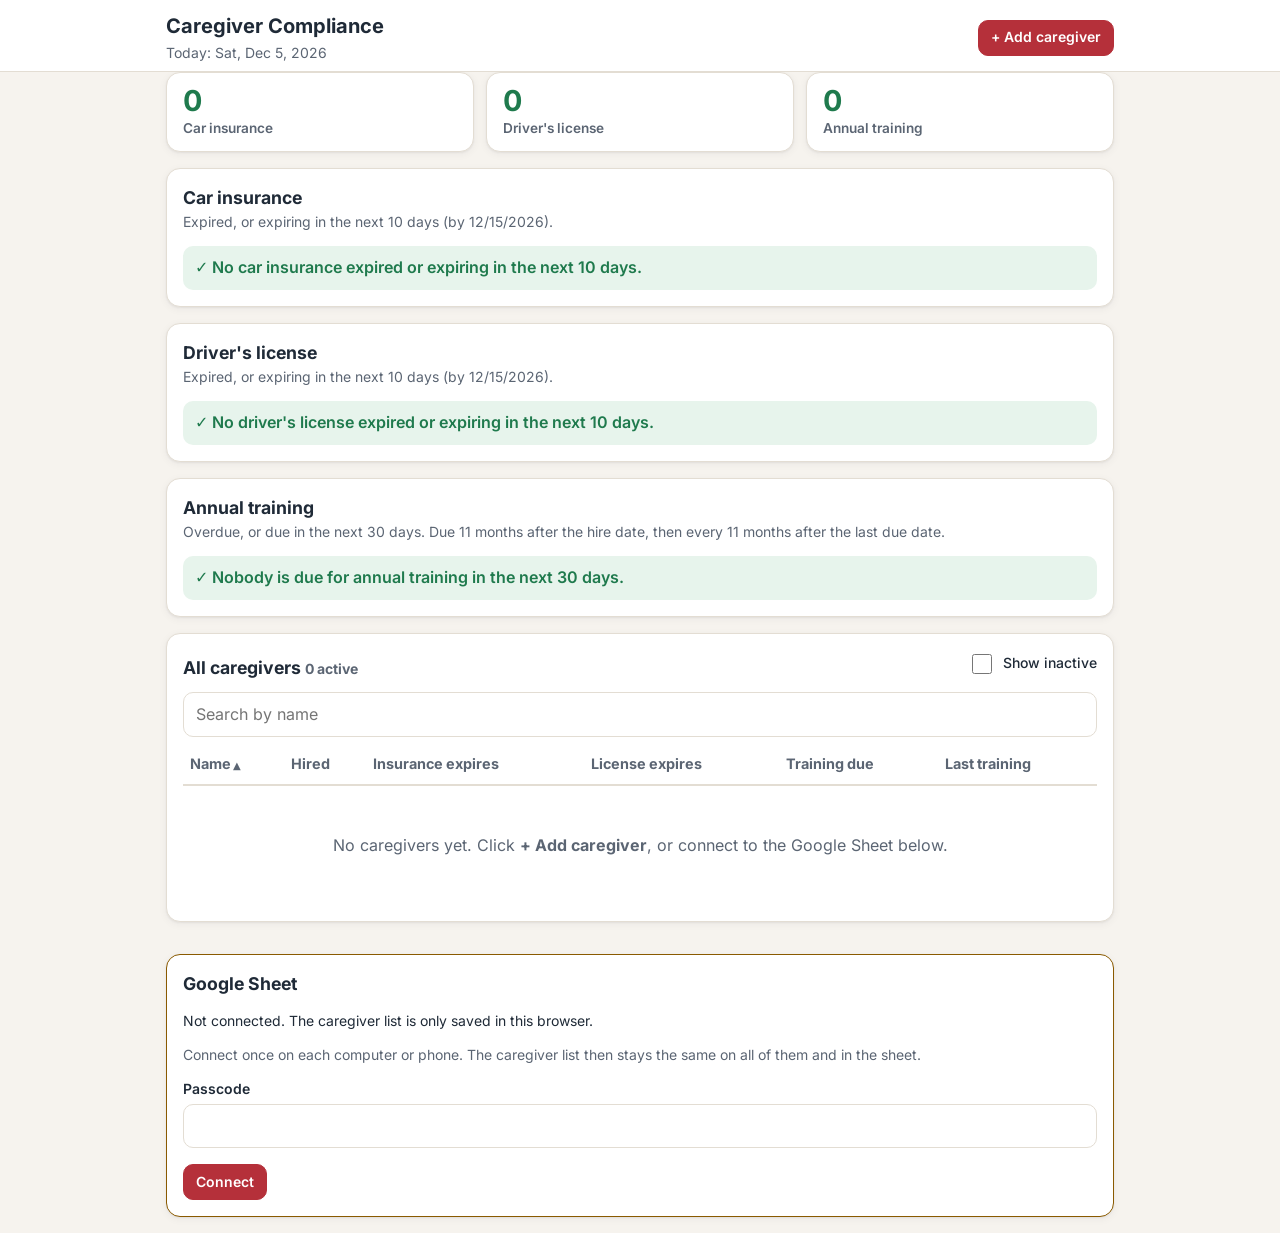
<file: docs/caregivers/index.html>
<!doctype html>
<html lang="en">
<head>
  <meta charset="utf-8">
  <meta name="viewport" content="width=device-width, initial-scale=1, viewport-fit=cover">
  <!-- Only run this site's own code, and only talk to the Google Sheet script. -->
  <meta http-equiv="Content-Security-Policy" content="default-src 'self'; script-src 'self'; style-src 'self'; font-src 'self'; img-src 'self' data:; connect-src 'self' https://script.google.com https://script.googleusercontent.com; object-src 'none'; frame-src 'none'; base-uri 'none'; form-action 'self'">
  <meta name="referrer" content="no-referrer">
  <meta name="robots" content="noindex, nofollow">
  <title>Caregiver Compliance</title>
  <meta name="theme-color" content="#b5303a">
  <link rel="stylesheet" href="style.css?v=5">
</head>
<body>
  <header class="top">
    <div class="wrap top-row">
      <div>
        <h1>Caregiver Compliance</h1>
        <p class="small muted today" id="today"></p>
      </div>
      <div class="top-actions">
        <button type="button" class="sync-pill" id="sync-pill" hidden></button>
        <button type="button" class="btn small" id="add-btn">+ Add caregiver</button>
      </div>
    </div>
  </header>

  <main class="wrap">
    <div class="tiles">
      <a class="tile" href="#insuranceExp-card"><span class="tile-num" id="insuranceExp-count">0</span><span class="tile-label">Car insurance</span></a>
      <a class="tile" href="#licenseExp-card"><span class="tile-num" id="licenseExp-count">0</span><span class="tile-label">Driver's license</span></a>
      <a class="tile" href="#training-card"><span class="tile-num" id="training-count">0</span><span class="tile-label">Annual training</span></a>
      <a class="tile" href="#missing-card"><span class="tile-num" id="missing-count">0</span><span class="tile-label">Missing dates</span></a>
    </div>

    <section class="card alert-card" id="insuranceExp-card">
      <h2>Car insurance</h2>
      <p class="small muted" id="insuranceExp-sub"></p>
      <div id="insuranceExp-list"></div>
    </section>

    <section class="card alert-card" id="licenseExp-card">
      <h2>Driver's license</h2>
      <p class="small muted" id="licenseExp-sub"></p>
      <div id="licenseExp-list"></div>
    </section>

    <section class="card alert-card" id="training-card">
      <h2>Annual training</h2>
      <p class="small muted" id="training-sub"></p>
      <div id="training-list"></div>
    </section>

    <section class="card" id="missing-card">
      <details>
        <summary><h2>Missing dates <span class="muted small" id="missing-sum"></span></h2></summary>
        <p class="small muted">Active caregivers without a hire date, license or insurance date. They can't be tracked until it's entered.</p>
        <div id="missing-list"></div>
      </details>
    </section>

    <section class="card" id="all-card">
      <div class="all-head">
        <h2>All caregivers <span class="muted small" id="all-count"></span></h2>
        <label class="check small"><input type="checkbox" id="show-inactive"> Show inactive</label>
      </div>
      <input type="search" id="search" placeholder="Search by name" autocomplete="off" aria-label="Search caregivers">
      <div class="table-wrap">
        <table class="roster">
          <thead>
            <tr>
              <th><button type="button" data-sort="name">Name</button></th>
              <th><button type="button" data-sort="hireDate">Hired</button></th>
              <th><button type="button" data-sort="insuranceExp">Insurance expires</button></th>
              <th><button type="button" data-sort="licenseExp">License expires</button></th>
              <th><button type="button" data-sort="trainingDue">Training due</button></th>
              <th><button type="button" data-sort="lastTraining">Last training</button></th>
              <th class="act-col"><span class="sr-only">Active?</span></th>
            </tr>
          </thead>
          <tbody id="roster"></tbody>
        </table>
      </div>
      <p class="empty" id="roster-empty" hidden>No caregivers yet. Click <b>+ Add caregiver</b>, or connect to the Google Sheet below.</p>
    </section>

    <section class="card data-card" id="sync-card">
      <h2>Google Sheet</h2>
      <p class="small" id="sync-status"></p>
      <form id="sync-form" autocomplete="off">
        <p class="small muted">Connect once on each computer or phone. The caregiver list then stays the same on all of them and in the sheet.</p>
        <label id="sync-url-wrap">Web app URL
          <input type="text" id="sync-url" placeholder="https://script.google.com/macros/s/…/exec" inputmode="url">
        </label>
        <label>Passcode
          <input type="password" id="sync-key" required autocomplete="current-password">
        </label>
        <button type="submit" class="btn small">Connect</button>
      </form>
      <div id="sync-connected" class="btn-row">
        <button type="button" class="btn small" id="sync-now-btn">Sync now</button>
        <button type="button" class="link danger" id="sync-off-btn">Disconnect this device</button>
      </div>
      <p class="small warn-note" id="weak-note" hidden>Your passcode is short, so it could eventually be guessed. Change it to at least 12 characters (for example four unrelated words) under Apps Script → Project Settings → Script properties, then connect again.</p>
    </section>

  </main>

  <!-- Add / edit a caregiver -->
  <dialog id="edit-dialog" aria-labelledby="ed-title">
    <form class="dialog-inner" id="edit-form" method="dialog">
      <div class="dialog-head">
        <h2 id="ed-title">Add caregiver</h2>
        <button type="button" class="icon-btn" data-close aria-label="Close">✕</button>
      </div>
      <div class="field-grid">
        <label>First name <input type="text" name="first" required autocomplete="off"></label>
        <label>Last name <input type="text" name="last" required autocomplete="off"></label>
      </div>
      <label>Hire date <input type="date" name="hireDate"></label>
      <p class="small muted hint" id="ed-due-hint"></p>
      <div class="field-grid">
        <label>Driver's license expires <input type="date" name="licenseExp"></label>
        <label>Car insurance expires <input type="date" name="insuranceExp"></label>
      </div>
      <div class="field-grid" id="ed-training-fields">
        <label>Annual training due <input type="date" name="trainingDue"></label>
        <label>Last training completed <input type="date" name="lastTraining"></label>
      </div>
      <label>Notes <textarea name="notes" rows="2"></textarea></label>
      <label class="check" id="ed-inactive-wrap"><input type="checkbox" name="inactive"> Inactive (no longer working — hidden from the lists)</label>
      <div class="dialog-foot">
        <button type="button" class="link danger" id="ed-delete" hidden>Delete caregiver</button>
        <button type="button" class="btn small ghost" id="ed-inactive" hidden>Make inactive</button>
        <span class="spacer"></span>
        <button type="button" class="btn ghost" data-close>Cancel</button>
        <button type="submit" class="btn" value="save">Save</button>
      </div>
    </form>
  </dialog>

  <!-- New license / insurance expiration date -->
  <dialog id="renew-dialog" aria-labelledby="rd-title">
    <form class="dialog-inner" id="renew-form" method="dialog">
      <div class="dialog-head">
        <h2 id="rd-title">New expiration date</h2>
        <button type="button" class="icon-btn" data-close aria-label="Close">✕</button>
      </div>
      <p id="rd-info"></p>
      <label><span id="rd-label">New expiration date</span> <input type="date" name="date" required></label>
      <div class="dialog-foot">
        <span class="spacer"></span>
        <button type="button" class="btn ghost" data-close>Cancel</button>
        <button type="submit" class="btn" value="save">Save</button>
      </div>
    </form>
  </dialog>

  <!-- Mark annual training completed -->
  <dialog id="done-dialog" aria-labelledby="dd-title">
    <form class="dialog-inner" id="done-form" method="dialog">
      <div class="dialog-head">
        <h2 id="dd-title">Training completed</h2>
        <button type="button" class="icon-btn" data-close aria-label="Close">✕</button>
      </div>
      <p id="dd-info"></p>
      <label>Date completed <input type="date" name="completed" required></label>
      <p class="next-due" id="dd-next"></p>
      <div class="dialog-foot">
        <span class="spacer"></span>
        <button type="button" class="btn ghost" data-close>Cancel</button>
        <button type="submit" class="btn" value="save">Mark completed</button>
      </div>
    </form>
  </dialog>

  <div id="toast" role="status" aria-live="polite" hidden><span id="toast-msg"></span><button type="button" id="toast-undo" hidden>Undo</button></div>

  <script src="config.js?v=3"></script>
  <script src="app.js?v=6"></script>
</body>
</html>
</file>
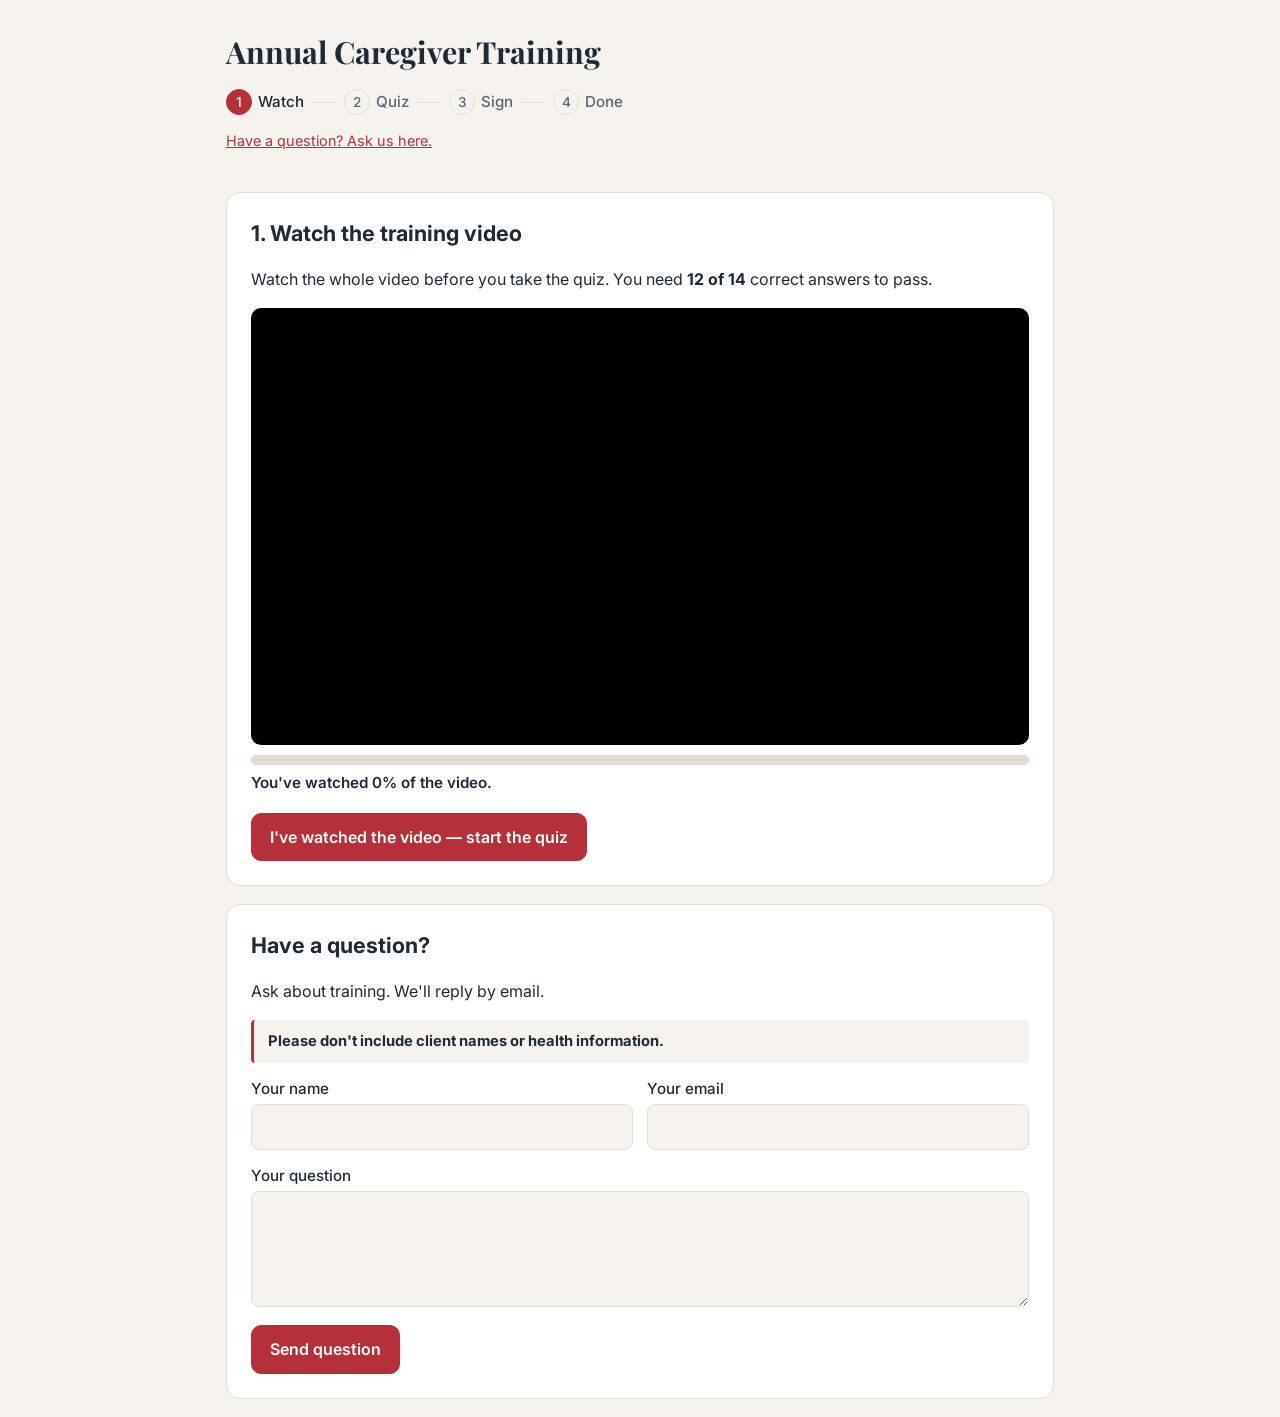
<file: docs/carer-training/index.html>
<!doctype html>
<html lang="en" data-version="2026-10-30.1">
<head>
  <meta charset="utf-8">
  <meta name="viewport" content="width=device-width, initial-scale=1">
  <title>Annual Caregiver Training</title>
  <link rel="preconnect" href="https://fonts.googleapis.com">
  <link rel="preconnect" href="https://fonts.gstatic.com" crossorigin>
  <link href="https://fonts.googleapis.com/css2?family=Inter:wght@400;500;600;700&family=Playfair+Display:wght@600;700&family=Dancing+Script:wght@600&display=swap" rel="stylesheet">
  <link rel="stylesheet" href="style.css?v=2026-10-30.1">
</head>
<body>
  <header class="site-header">
    <div class="wrap">
      <h1 id="page-title">Annual Caregiver Training</h1>
      <ol class="steps" aria-label="Progress">
        <li data-step="video" class="active"><span>1</span> Watch</li>
        <li data-step="quiz"><span>2</span> Quiz</li>
        <li data-step="sign"><span>3</span> Sign</li>
        <li data-step="done"><span>4</span> Done</li>
      </ol>
      <p class="small"><a href="#ask">Have a question? Ask us here.</a></p>
    </div>
  </header>

  <main class="wrap">
    <!-- Step 1: video -->
    <section id="step-video" class="card">
      <h2>1. Watch the training video</h2>
      <p>Watch the whole video before you take the quiz. You need
        <strong id="pass-mark-text">12 of 14</strong> correct answers to pass.</p>
      <div class="video">
        <div id="video-player"></div>
        <iframe id="video-frame" title="Training video" allow="autoplay; fullscreen" allowfullscreen hidden></iframe>
      </div>
      <div id="watch" class="watch" hidden>
        <div class="watch-bar" aria-hidden="true"><span id="watch-fill"></span></div>
        <p id="watch-text" class="watch-text" role="status"></p>
      </div>
      <div class="actions">
        <button class="btn primary" id="to-quiz">I've watched the video — start the quiz</button>
      </div>
    </section>

    <!-- Step 2: quiz -->
    <section id="step-quiz" class="card" hidden>
      <h2>2. Quiz</h2>
      <form id="quiz-form" novalidate onsubmit="return false">
        <fieldset class="who">
          <legend>About you</legend>
          <label>First name
            <input type="text" id="first" name="first" autocomplete="given-name" required>
          </label>
          <label>Last name
            <input type="text" id="last" name="last" autocomplete="family-name" required>
          </label>
          <label class="span-2">Email
            <input type="email" id="email" name="email" autocomplete="email" required>
          </label>
        </fieldset>
        <div id="questions"></div>
        <p id="form-error" class="error" role="alert" hidden></p>
        <div class="actions">
          <button type="button" class="btn" id="back-to-video">Back to the video</button>
          <button type="submit" class="btn primary">Submit answers</button>
        </div>
      </form>
    </section>

    <!-- Pop-up shown when the quiz isn't passed -->
    <div id="fail-modal" class="modal" hidden>
      <div class="modal-box" role="alertdialog" aria-modal="true" aria-labelledby="fail-title" aria-describedby="fail-text">
        <h2 id="fail-title">You didn't pass this time</h2>
        <p id="fail-text">You got <strong id="fail-score"></strong> correct.
          You need at least <strong id="fail-need"></strong> correct to pass.</p>
        <p>The questions you got wrong are highlighted in red. Choose a new answer for each
          one and submit the quiz again.</p>
        <div class="actions">
          <button class="btn primary" id="retry">Retake the quiz</button>
          <button class="btn" id="fail-video">Rewatch the video first</button>
        </div>
      </div>
    </div>

    <!-- Step 3: sign the form -->
    <section id="step-sign" class="card" hidden>
      <div class="result pass">
        <h3>You passed — <span id="pass-score"></span></h3>
        <p class="sign-callout">One last step: read and sign the form below.
          <strong>Your training is not complete until you sign.</strong></p>
      </div>
      <div id="review" class="review" hidden>
        <h3>Review the questions you missed</h3>
        <p>You passed, but please read the correct answers below before you sign.</p>
        <ol id="review-list" class="review-list"></ol>
      </div>
      <h2 id="form-title-h">3. Training acknowledgment</h2>
      <div id="form-text" class="form-text"></div>
      <form id="sign-form" novalidate onsubmit="return false">
        <label class="check">
          <input type="checkbox" id="agree">
          <span>I have read this form and agree to it.</span>
        </label>
        <fieldset class="who">
          <legend>Employee printed name</legend>
          <label>First name
            <input type="text" id="sign-first" autocomplete="given-name" required>
          </label>
          <label>Last name
            <input type="text" id="sign-last" autocomplete="family-name" required>
          </label>
        </fieldset>
        <div class="sig-row">
          <label class="sig-field">Employee signature — type your full name to sign
            <input type="text" id="sign-sig" class="sig-input" autocomplete="off" required>
          </label>
          <label class="sig-field">Date
            <input type="text" id="sign-date" readonly>
          </label>
        </div>
        <p class="muted small">Typing your name here counts as your signature. The date is today's date.</p>
        <p id="sign-error" class="error" role="alert" hidden></p>
        <div class="actions">
          <button type="submit" class="btn primary">Sign and submit</button>
        </div>
      </form>
    </section>

    <!-- Step 4: done -->
    <section id="step-done" hidden>
      <div class="card notice" id="done-card">
        <h2 id="done-title">All done — thank you!</h2>
        <p id="done-text">Your training is complete and your form is signed. Download or print a copy for your records.</p>
        <p id="notify-status" class="status"></p>
        <div class="actions">
          <button class="btn primary" id="download-pdf">Download signed form (PDF)</button>
          <button class="btn" id="print">Print</button>
        </div>
      </div>

      <div class="doc-holder">
        <div id="signed-doc" class="signed-doc">
          <p class="doc-org" id="doc-org"></p>
          <h2 class="doc-title" id="doc-title"></h2>
          <div class="doc-body" id="doc-body"></div>
          <table class="doc-facts">
            <tr><th>Employee printed name</th><td id="doc-name"></td></tr>
            <tr><th>Training</th><td id="doc-course"></td></tr>
            <tr><th>Training length</th><td id="doc-length"></td></tr>
            <tr><th>Quiz score</th><td id="doc-score"></td></tr>
            <tr><th>Date signed</th><td id="doc-date"></td></tr>
            <tr><th>Record ID</th><td id="doc-id"></td></tr>
          </table>
          <div class="doc-sig-row">
            <div class="doc-sig">
              <p class="doc-sig-name" id="doc-sig-text"></p>
              <p>Employee signature</p>
            </div>
            <div class="doc-sig doc-sig-date">
              <p class="doc-sig-value" id="doc-sig-date"></p>
              <p>Date</p>
            </div>
          </div>
        </div>
      </div>
    </section>

    <!-- Questions: available at any step -->
    <section id="ask" class="card">
      <h2>Have a question?</h2>
      <p>Ask about training. We'll reply by email.</p>
      <p class="privacy-note" id="ask-privacy"><strong>Please don't include client names or health information.</strong></p>
      <form id="ask-form" novalidate onsubmit="return false">
        <div class="who">
          <label>Your name
            <input type="text" id="ask-name" autocomplete="name" required>
          </label>
          <label>Your email
            <input type="email" id="ask-email" autocomplete="email" required>
          </label>
        </div>
        <label>Your question
          <textarea id="ask-text" rows="4" required aria-describedby="ask-privacy"></textarea>
        </label>
        <p id="ask-status" class="status" role="status" hidden></p>
        <div class="actions">
          <button type="submit" class="btn primary" id="ask-send">Send question</button>
        </div>
      </form>
    </section>
  </main>

  <!-- html2pdf.js 0.10.1 (MIT), copied from the official npm package so no outside site can change it -->
  <script src="vendor/html2pdf.bundle.min.js"></script>
  <script src="config.js?v=2026-10-30.1"></script>
  <script src="app.js?v=2026-10-30.1"></script>
</body>
</html>
</file>
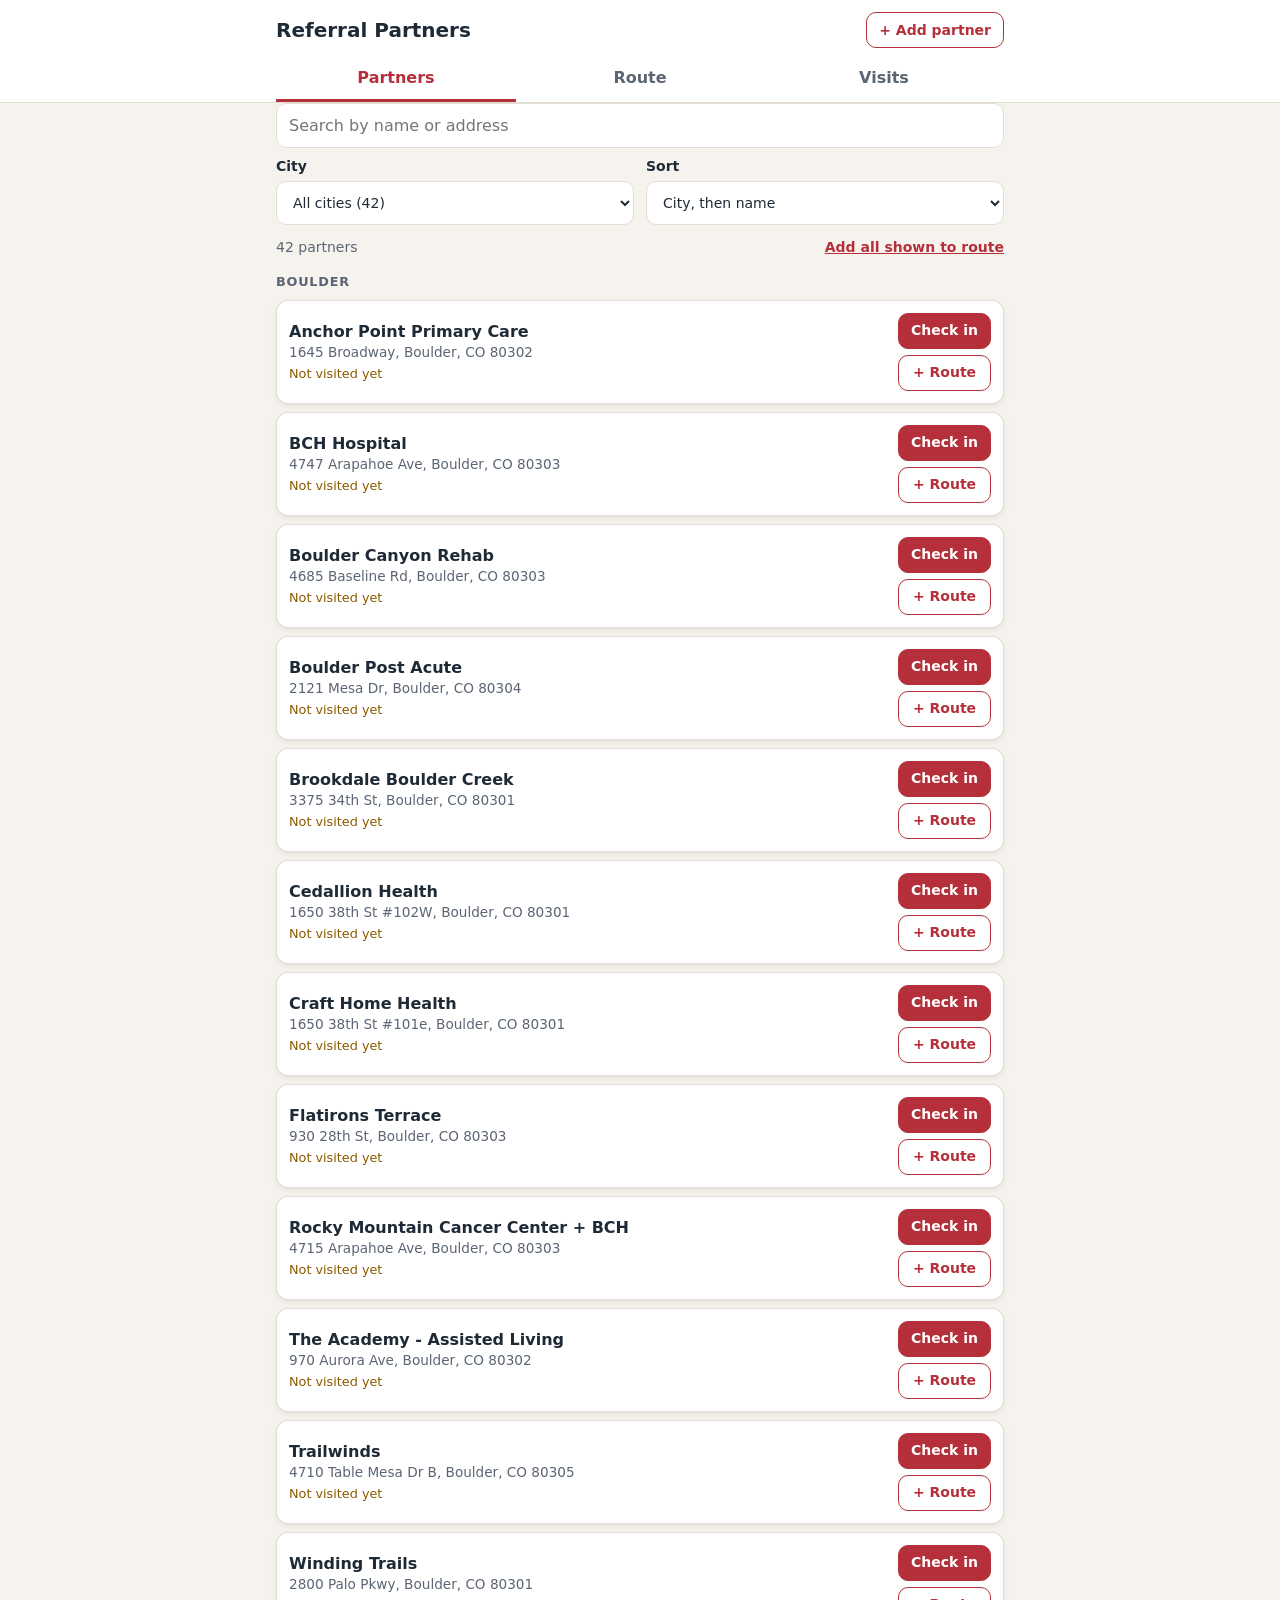
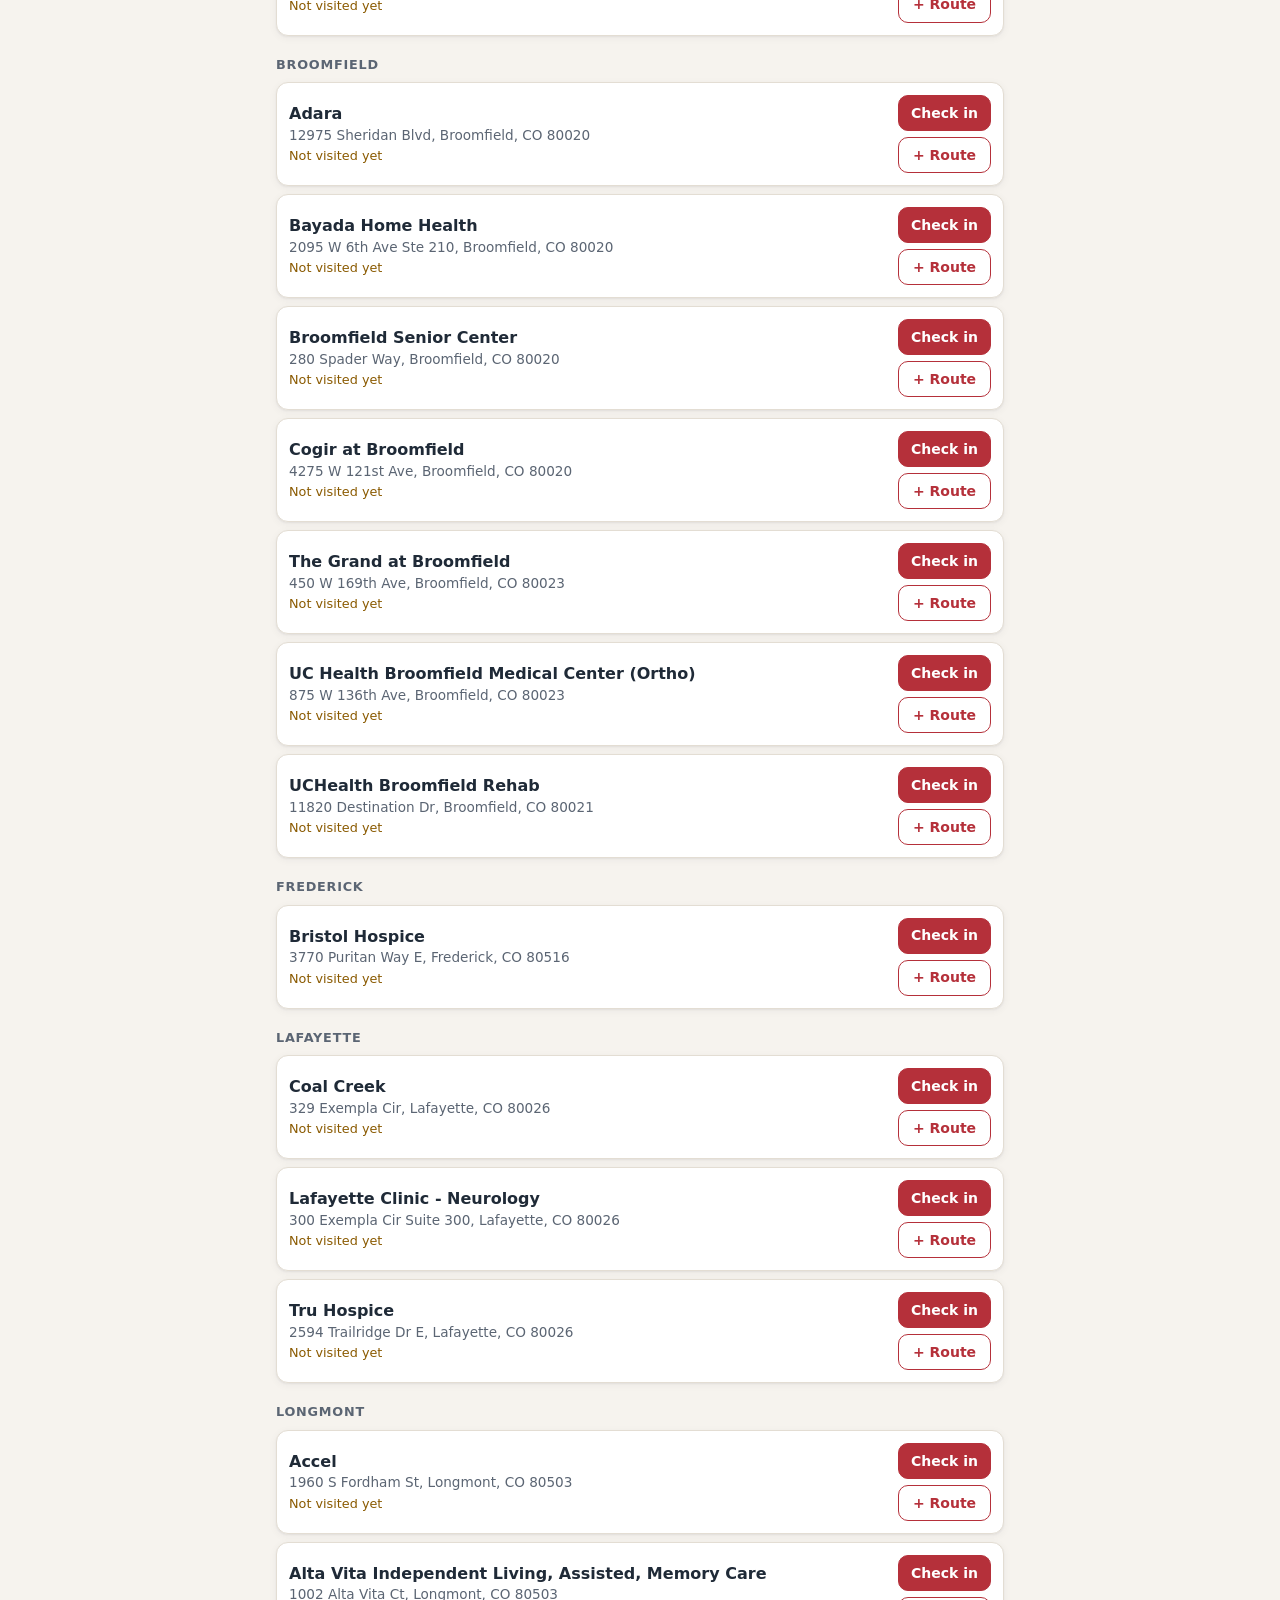
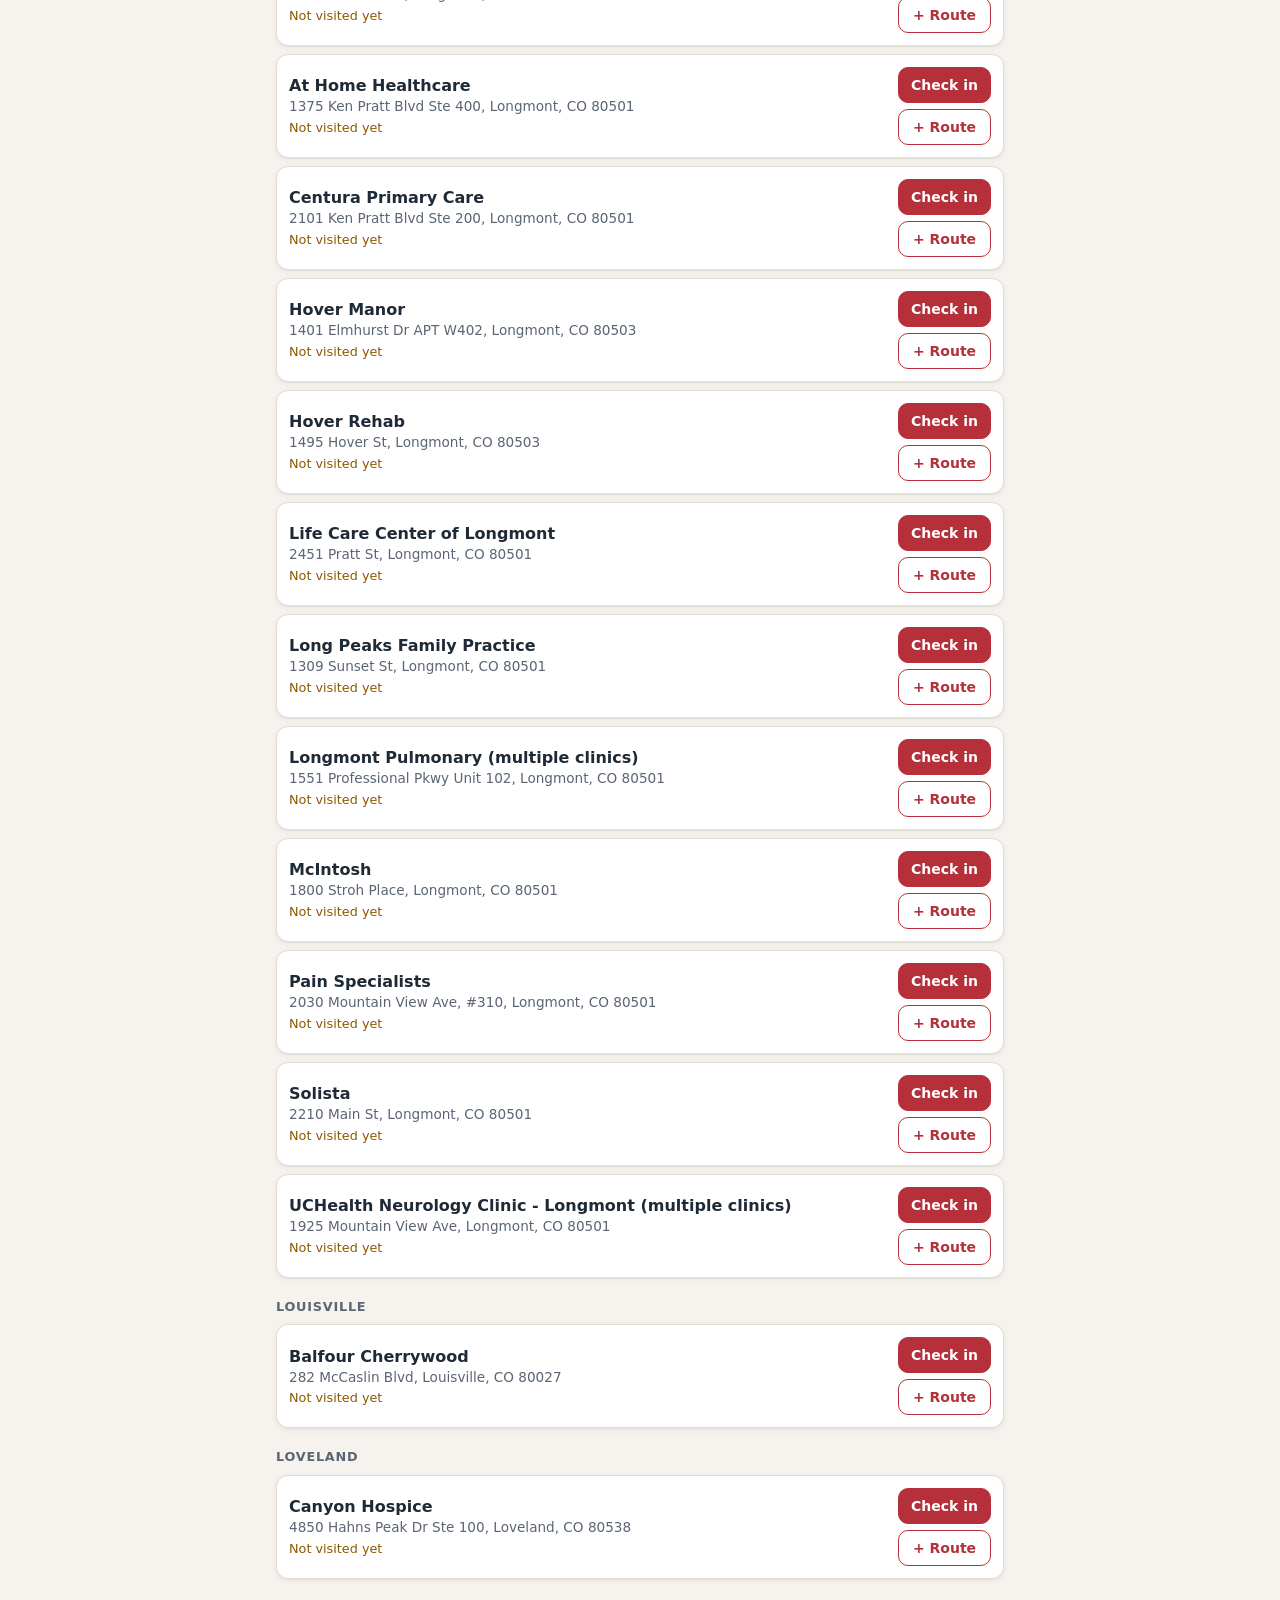
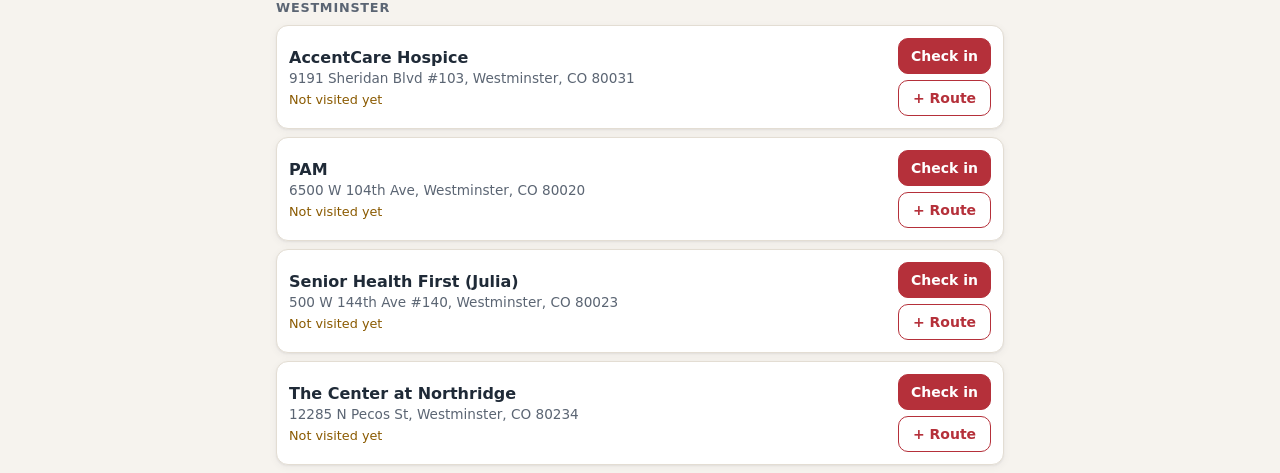
<file: docs/partners/index.html>
<!doctype html>
<html lang="en">
<head>
  <meta charset="utf-8">
  <meta name="viewport" content="width=device-width, initial-scale=1, viewport-fit=cover">
  <!-- Only run this site's own code, and only talk to the services it needs. -->
  <meta http-equiv="Content-Security-Policy" content="default-src 'self'; script-src 'self'; style-src 'self' https://fonts.googleapis.com; font-src https://fonts.gstatic.com; img-src 'self' data:; connect-src 'self' https://script.google.com https://script.googleusercontent.com https://nominatim.openstreetmap.org https://router.project-osrm.org; manifest-src 'self'; object-src 'none'; frame-src 'none'; base-uri 'none'; form-action 'self'">
  <meta name="referrer" content="strict-origin-when-cross-origin">
  <title>Referral Partners</title>
  <meta name="robots" content="noindex">
  <meta name="theme-color" content="#b5303a">
  <meta name="apple-mobile-web-app-capable" content="yes">
  <meta name="apple-mobile-web-app-title" content="Partners">
  <link rel="manifest" href="manifest.json">
  <link rel="preconnect" href="https://fonts.googleapis.com">
  <link rel="preconnect" href="https://fonts.gstatic.com" crossorigin>
  <link href="https://fonts.googleapis.com/css2?family=Inter:wght@400;500;600;700&display=swap" rel="stylesheet">
  <link rel="stylesheet" href="style.css?v=7">
</head>
<body>
  <header class="top">
    <div class="wrap top-row">
      <h1>Referral Partners</h1>
      <div class="top-actions">
        <button type="button" class="sync-pill" id="sync-pill" hidden></button>
        <button type="button" class="btn small ghost" id="add-partner-btn">+ Add partner</button>
      </div>
    </div>
    <nav class="wrap tabs" role="tablist">
      <button role="tab" data-tab="partners" aria-selected="true">Partners</button>
      <button role="tab" data-tab="route" aria-selected="false">Route <span class="badge" id="route-count" hidden>0</span></button>
      <button role="tab" data-tab="visits" aria-selected="false">Visits <span class="badge alert" id="due-count" hidden>0</span></button>
    </nav>
  </header>

  <main class="wrap">
    <!-- Partners -->
    <section id="tab-partners" class="tab-panel">
      <div class="filters">
        <input type="search" id="search" placeholder="Search by name or address" autocomplete="off" aria-label="Search partners">
        <div class="filter-row">
          <label>City
            <select id="city-filter"></select>
          </label>
          <label>Sort
            <select id="sort">
              <option value="city">City, then name</option>
              <option value="name">Name A–Z</option>
              <option value="stale">Longest since visit</option>
              <option value="recent">Most recently visited</option>
              <option value="route">Route order</option>
            </select>
          </label>
        </div>
      </div>
      <div class="list-actions">
        <span id="result-count" class="muted"></span>
        <button type="button" class="link" id="add-shown-btn">Add all shown to route</button>
      </div>
      <div id="partner-list"></div>
    </section>

    <!-- Route -->
    <section id="tab-route" class="tab-panel" hidden>
      <div class="card">
        <h2>Plan a driving route</h2>
        <p class="muted small">Tap <b>+ Route</b> on partners in the Partners tab to add stops, then find the best order.</p>
        <div class="field-grid">
          <label>Start from
            <select id="start-mode">
              <option value="here">My current location</option>
              <option value="address">An address…</option>
              <option value="none">Wherever is best (first stop)</option>
            </select>
          </label>
          <label>Finish
            <select id="end-mode">
              <option value="anywhere">At the last stop</option>
              <option value="return">Back where I started</option>
            </select>
          </label>
        </div>
        <label id="start-address-wrap" hidden>Start address
          <input type="text" id="start-address" placeholder="e.g. 1234 Main St, Boulder, CO 80302">
        </label>
      </div>

      <div id="route-stops"></div>

      <div class="route-buttons">
        <button type="button" class="btn" id="optimize-btn">Find best route</button>
        <button type="button" class="btn ghost" id="clear-route-btn">Clear stops</button>
      </div>
      <p id="route-status" class="muted small" role="status"></p>
      <div id="route-result"></div>
    </section>

    <!-- Visits -->
    <section id="tab-visits" class="tab-panel" hidden>
      <div id="followups"></div>
      <div class="filters">
        <input type="search" id="visit-search" placeholder="Search visits, notes, contacts" autocomplete="off" aria-label="Search visits">
        <div class="filter-row">
          <label>City
            <select id="visit-city-filter"></select>
          </label>
          <label>When
            <select id="visit-range">
              <option value="all">All time</option>
              <option value="7">Last 7 days</option>
              <option value="30">Last 30 days</option>
              <option value="90">Last 90 days</option>
            </select>
          </label>
        </div>
      </div>
      <div class="list-actions">
        <span id="visit-count" class="muted"></span>
        <button type="button" class="link" id="export-csv-btn">Download as spreadsheet (CSV)</button>
      </div>
      <div id="visit-list"></div>

      <div class="card data-card" id="sync-card">
        <h2>Google Sheet</h2>
        <p class="small" id="sync-status"></p>
        <form id="sync-form" autocomplete="off">
          <p class="small muted">Connect once on each phone or computer. Visits, notes and partner changes then sync between all of them and the sheet.</p>
          <label id="sync-url-wrap">Web app URL
            <input type="text" id="sync-url" placeholder="https://script.google.com/macros/s/…/exec" inputmode="url">
          </label>
          <label>Passcode
            <input type="password" id="sync-key" required autocomplete="current-password">
          </label>
          <button type="submit" class="btn small">Connect</button>
        </form>
        <div id="sync-connected" class="route-buttons">
          <button type="button" class="btn small" id="sync-now-btn">Sync now</button>
          <a class="btn small ghost" id="sheet-link" target="_blank" rel="noopener">Open the sheet</a>
          <button type="button" class="link danger" id="sync-off-btn">Disconnect this device</button>
        </div>
      </div>

      <div class="card">
        <h2>Backups</h2>
        <p class="small">Everything is also saved in this browser, so the site works without signal. A backup file is an extra copy, and can move your data to a device that isn't connected to the sheet.</p>
        <p class="small muted" id="backup-info"></p>
        <div class="route-buttons">
          <button type="button" class="btn small" id="backup-btn">Download backup</button>
          <label class="btn small ghost file-btn">Restore backup
            <input type="file" id="restore-input" accept="application/json,.json">
          </label>
        </div>
      </div>

      <div class="card">
        <h2>This device</h2>
        <p class="small">Using a shared computer, or giving this phone away? Erase removes all visits, notes, your route and the passcode from this device. Anything already in the Google Sheet stays there.</p>
        <button type="button" class="btn small danger" id="erase-btn">Erase data from this device</button>
      </div>
    </section>
  </main>

  <!-- Partner detail -->
  <dialog id="partner-dialog" aria-labelledby="pd-name">
    <div class="dialog-inner">
      <div class="dialog-head">
        <div>
          <h2 id="pd-name"></h2>
          <p class="muted small" id="pd-address"></p>
        </div>
        <button type="button" class="icon-btn" data-close aria-label="Close">✕</button>
      </div>
      <div class="pd-actions">
        <button type="button" class="btn" id="pd-checkin">Check in</button>
        <button type="button" class="btn ghost" id="pd-route"></button>
        <a class="btn ghost" id="pd-directions" target="_blank" rel="noopener">Directions</a>
      </div>
      <label class="pd-notes">Partner notes <span class="muted small">(contacts, best times to visit, etc.)</span>
        <textarea id="pd-notes" rows="3" placeholder="e.g. Ask for Maria, discharge planner. Best before 11am."></textarea>
      </label>
      <h3>Visit history</h3>
      <div id="pd-visits"></div>
      <p class="pd-footer"><button type="button" class="link" id="pd-edit">Edit partner details</button></p>
    </div>
  </dialog>

  <!-- Check-in form -->
  <dialog id="visit-dialog" aria-labelledby="vd-title">
    <form class="dialog-inner" id="visit-form" method="dialog">
      <div class="dialog-head">
        <div>
          <h2 id="vd-title">Check in</h2>
          <p class="muted small" id="vd-partner"></p>
        </div>
        <button type="button" class="icon-btn" data-close aria-label="Close">✕</button>
      </div>
      <div class="field-grid">
        <label>Date and time
          <input type="datetime-local" name="when" required>
        </label>
        <label>Type of visit
          <select name="type">
            <option>Drop-in</option>
            <option>Scheduled meeting</option>
            <option>Lunch &amp; learn</option>
            <option>In-service</option>
            <option>Dropped off materials</option>
            <option>Phone call</option>
            <option>Event</option>
            <option>Other</option>
          </select>
        </label>
      </div>
      <label>Who did you see?
        <input type="text" name="contact" placeholder="Name and role">
      </label>
      <label>Notes — what did you do?
        <textarea name="notes" rows="5" placeholder="What you talked about, what you left, referrals discussed…"></textarea>
      </label>
      <div class="field-grid">
        <label>Follow up on
          <input type="date" name="followUp">
        </label>
        <label>Follow-up to do
          <input type="text" name="followUpNote" placeholder="e.g. Bring brochures">
        </label>
      </div>
      <label class="check" id="vd-done-wrap" hidden><input type="checkbox" name="followUpDone"> Follow-up done</label>
      <div class="dialog-foot">
        <button type="button" class="link danger" id="vd-delete" hidden>Delete visit</button>
        <span class="spacer"></span>
        <button type="button" class="btn ghost" data-close>Cancel</button>
        <button type="submit" class="btn" value="save">Save visit</button>
      </div>
    </form>
  </dialog>

  <!-- Add / edit partner -->
  <dialog id="edit-dialog" aria-labelledby="ed-title">
    <form class="dialog-inner" id="edit-form" method="dialog">
      <div class="dialog-head">
        <h2 id="ed-title">Add partner</h2>
        <button type="button" class="icon-btn" data-close aria-label="Close">✕</button>
      </div>
      <label>Name
        <input type="text" name="name" required>
      </label>
      <label>Street address
        <input type="text" name="address" required placeholder="e.g. 4747 Arapahoe Ave">
      </label>
      <div class="field-grid three">
        <label>City
          <input type="text" name="city" required list="city-options">
        </label>
        <label>State
          <input type="text" name="state" value="CO" required>
        </label>
        <label>Zip
          <input type="text" name="zip" inputmode="numeric">
        </label>
      </div>
      <datalist id="city-options"></datalist>
      <div class="dialog-foot">
        <button type="button" class="link danger" id="ed-delete" hidden>Remove partner</button>
        <span class="spacer"></span>
        <button type="button" class="btn ghost" data-close>Cancel</button>
        <button type="submit" class="btn" value="save">Save</button>
      </div>
    </form>
  </dialog>

  <div id="toast" role="status" aria-live="polite" hidden></div>

  <script src="config.js?v=6"></script>
  <script src="partners.js?v=3"></script>
  <script src="app.js?v=7"></script>
</body>
</html>
</file>
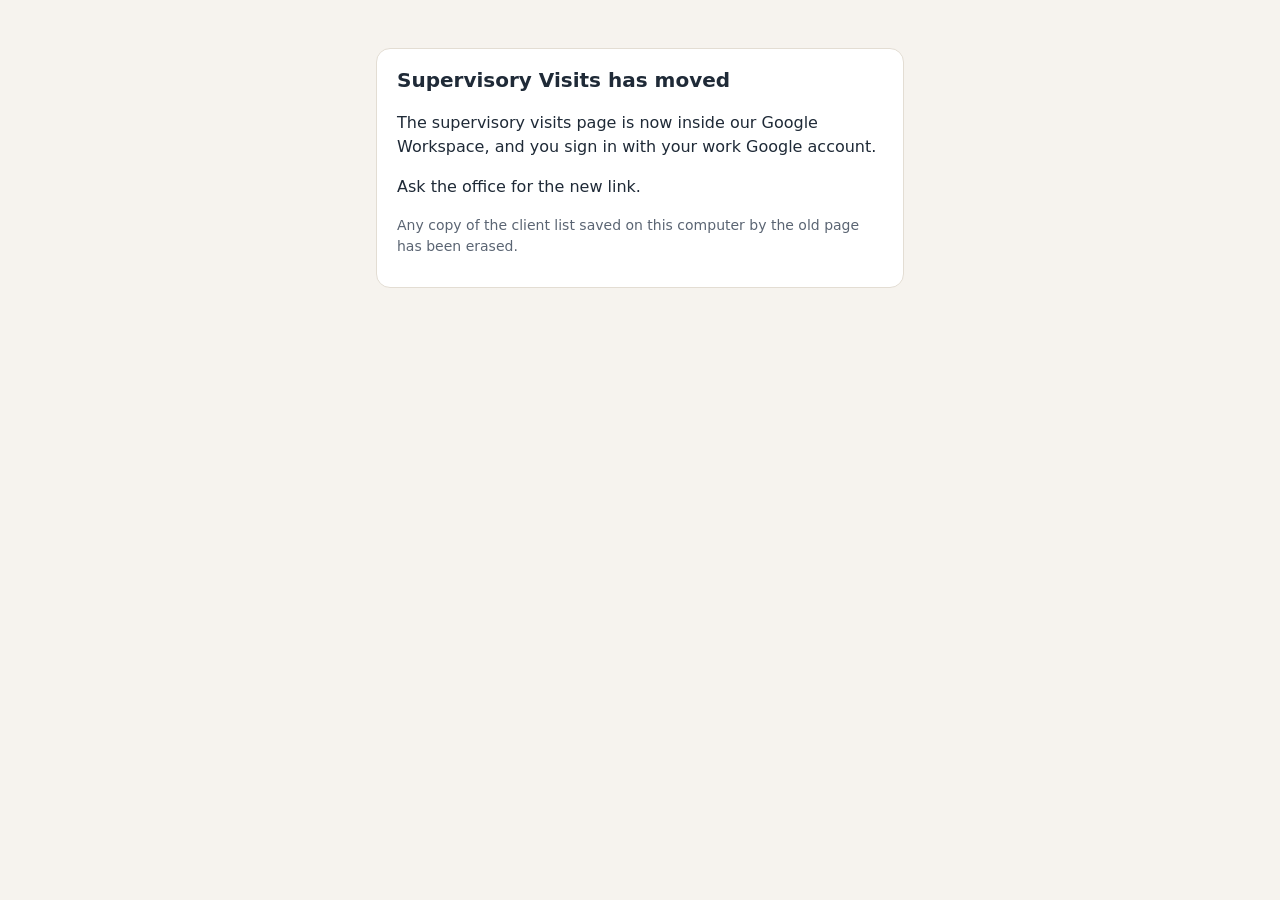
<file: docs/visits/index.html>
<!doctype html>
<html lang="en">
<head>
  <meta charset="utf-8">
  <meta name="viewport" content="width=device-width, initial-scale=1">
  <meta http-equiv="Content-Security-Policy" content="default-src 'none'; script-src 'self'; style-src 'self'; base-uri 'none'; form-action 'none'">
  <meta name="referrer" content="no-referrer">
  <meta name="robots" content="noindex, nofollow">
  <title>Supervisory Visits</title>
  <link rel="stylesheet" href="style.css?v=4">
</head>
<body>
  <main class="wrap moved">
    <section class="card">
      <h1>Supervisory Visits has moved</h1>
      <p>The supervisory visits page is now inside our Google Workspace, and you sign in with your work Google account.</p>
      <p>Ask the office for the new link.</p>
      <p class="small muted">Any copy of the client list saved on this computer by the old page has been erased.</p>
    </section>
  </main>
  <!-- Erases the copy of the client list the old version of this page kept in the browser. -->
  <script src="erase.js?v=1"></script>
</body>
</html>
</file>
<file: docs/caregivers/style.css>
/* Inter (SIL Open Font License, see fonts/Inter-LICENSE.txt), served from this site. */
@font-face {
  font-family: Inter; font-style: normal; font-weight: 100 900; font-display: swap;
  src: url("fonts/inter-latin.woff2") format("woff2");
}
:root {
  --bg: #f6f3ee;
  --card: #ffffff;
  --ink: #1f2a37;
  --muted: #5b6573;
  --line: #e3ddd3;
  --accent: #b5303a;
  --accent-ink: #ffffff;
  --accent-soft: #f8e7e8;
  --good: #1f7a4d;
  --good-bg: #e7f4ec;
  --warn: #8a5a00;
  --warn-bg: #fdf2dc;
  --shadow: 0 1px 2px rgba(31, 42, 55, .06), 0 2px 8px rgba(31, 42, 55, .05);
}
@media (prefers-color-scheme: dark) {
  :root:not([data-theme="light"]) {
    --bg: #15191f;
    --card: #1e242c;
    --ink: #e8ecf1;
    --muted: #a3adba;
    --line: #313a45;
    --accent: #e0606a;
    --accent-ink: #15191f;
    --accent-soft: #3a1f22;
    --good: #6cd19d;
    --good-bg: #183026;
    --warn: #f0c060;
    --warn-bg: #3a2f17;
    --shadow: none;
  }
}

* { box-sizing: border-box; }
html { -webkit-text-size-adjust: 100%; }
body {
  margin: 0;
  background: var(--bg);
  color: var(--ink);
  font: 16px/1.45 Inter, system-ui, -apple-system, "Segoe UI", sans-serif;
  padding-bottom: env(safe-area-inset-bottom);
}
.wrap { max-width: 760px; margin: 0 auto; padding: 0 16px; }
h1 { font-size: 1.25rem; margin: 0; }
h2 { font-size: 1.1rem; margin: 0 0 .25rem; }
h3 { font-size: .95rem; margin: 1.25rem 0 .5rem; }
.muted { color: var(--muted); }
.small { font-size: .875rem; }
[hidden] { display: none !important; }

/* Header and tabs */
.top {
  position: sticky; top: 0; z-index: 5;
  background: var(--card);
  border-bottom: 1px solid var(--line);
  padding-top: env(safe-area-inset-top);
}
.top-row { display: flex; align-items: center; justify-content: space-between; gap: 12px; padding-top: 12px; padding-bottom: 8px; }

main { padding-top: 16px; padding-bottom: 48px; }

/* Form controls */
input[type="text"], input[type="password"], input[type="search"], input[type="date"], input[type="datetime-local"], select, textarea {
  width: 100%; font: inherit; color: var(--ink); background: var(--card);
  border: 1px solid var(--line); border-radius: 10px; padding: 10px 12px; min-height: 44px;
}
textarea { resize: vertical; }
input:focus, select:focus, textarea:focus, button:focus-visible, a:focus-visible {
  outline: 2px solid var(--accent); outline-offset: 1px;
}
label { display: block; font-weight: 600; font-size: .875rem; margin-bottom: 12px; }
label > input, label > select, label > textarea { margin-top: 4px; font-weight: 400; }
label.check { display: flex; align-items: center; gap: 8px; font-weight: 500; }
label.check input { width: 20px; height: 20px; }
.field-grid { display: grid; grid-template-columns: 1fr 1fr; gap: 0 12px; }
.field-grid.three { grid-template-columns: 2fr 1fr 1fr; }
@media (max-width: 480px) { .field-grid, .field-grid.three { grid-template-columns: 1fr; } }

.btn {
  display: inline-flex; align-items: center; justify-content: center; gap: 6px;
  min-height: 44px; padding: 0 16px; border-radius: 10px;
  background: var(--accent); color: var(--accent-ink); border: 1px solid var(--accent);
  font: inherit; font-weight: 600; text-decoration: none; cursor: pointer; white-space: nowrap;
}
.btn.ghost { background: transparent; color: var(--accent); }
.btn.small { min-height: 36px; padding: 0 12px; font-size: .875rem; }
.btn.on { background: var(--good-bg); color: var(--good); border-color: var(--good); }
.btn:disabled { opacity: .5; cursor: default; }
.link { background: none; border: 0; padding: 4px 0; color: var(--accent); font: inherit; font-size: .875rem; font-weight: 600; cursor: pointer; text-decoration: underline; }
.link.danger { color: var(--muted); }
.icon-btn { background: none; border: 0; font-size: 1.1rem; color: var(--muted); width: 44px; height: 44px; cursor: pointer; border-radius: 10px; flex: none; }
.file-btn { position: relative; overflow: hidden; }
.file-btn input { position: absolute; inset: 0; opacity: 0; cursor: pointer; }

/* Cards and lists */
.card { background: var(--card); border: 1px solid var(--line); border-radius: 14px; padding: 16px; box-shadow: var(--shadow); margin-bottom: 16px; }
.filters { margin-bottom: 8px; }
.filters > input { margin-bottom: 8px; }
.filter-row { display: grid; grid-template-columns: 1fr 1fr; gap: 12px; }
.filter-row label { margin-bottom: 0; }
.list-actions { display: flex; justify-content: space-between; align-items: center; gap: 12px; margin: 8px 0 12px; font-size: .875rem; flex-wrap: wrap; }

.empty { text-align: center; color: var(--muted); padding: 32px 16px; }

.data-card { margin-top: 32px; }

/* Dialogs */
dialog {
  border: 0; padding: 0; border-radius: 16px; background: var(--card); color: var(--ink);
  width: min(560px, calc(100vw - 24px)); max-height: calc(100dvh - 24px);
  box-shadow: 0 10px 40px rgba(0, 0, 0, .25);
}
dialog::backdrop { background: rgba(15, 20, 26, .5); }
.dialog-inner { padding: 16px; }
.dialog-head { display: flex; justify-content: space-between; align-items: flex-start; gap: 8px; margin-bottom: 12px; }
.dialog-head h2 { font-size: 1.2rem; }
.dialog-foot { display: flex; align-items: center; gap: 8px; margin-top: 8px; flex-wrap: wrap; }
.spacer { flex: 1; }
.pd-actions { display: flex; gap: 8px; flex-wrap: wrap; margin-bottom: 16px; }
.pd-actions .btn { flex: 1 1 auto; }
.pd-notes textarea { font-size: .95rem; }
.pd-footer { margin: 16px 0 0; }

#toast {
  position: fixed; left: 50%; bottom: calc(20px + env(safe-area-inset-bottom)); transform: translateX(-50%);
  background: var(--ink); color: var(--card); padding: 10px 16px; border-radius: 10px;
  font-size: .9rem; z-index: 50; max-width: calc(100vw - 32px); box-shadow: 0 4px 16px rgba(0,0,0,.2);
}

/* Google Sheet sync */
.top-actions { display: flex; align-items: center; gap: 8px; }
.sync-pill {
  border: 0; background: var(--good-bg); color: var(--good); font: inherit; font-size: .75rem; font-weight: 600;
  border-radius: 999px; padding: 4px 10px; cursor: pointer; white-space: nowrap;
}
.sync-pill:not(.ok):not(.bad) { background: var(--accent-soft); color: var(--muted); }
.sync-pill.bad { background: var(--warn-bg); color: var(--warn); }
#sync-form .btn { margin-top: 4px; }
@media (max-width: 420px) { h1 { font-size: 1.05rem; } .top-row .btn.small { padding: 0 10px; } }


/* Caregiver compliance */
.wrap { max-width: 980px; }
.today { margin: 2px 0 0; }
.btn-row { display: flex; gap: 8px; flex-wrap: wrap; align-items: center; margin-top: 12px; }
.tiles { display: grid; grid-template-columns: repeat(auto-fit, minmax(150px, 1fr)); gap: 12px; margin-bottom: 16px; }
.tile {
  display: flex; flex-direction: column; gap: 2px; text-decoration: none; color: var(--ink);
  background: var(--card); border: 1px solid var(--line); border-radius: 14px; padding: 12px 16px; box-shadow: var(--shadow);
}
.tile-num { font-size: 1.8rem; font-weight: 700; line-height: 1.1; color: var(--good); }
.tile.hot .tile-num { color: var(--accent); }
.tile-label { font-size: .85rem; color: var(--muted); font-weight: 600; }
.alert-card h2, #missing-card h2 { margin-bottom: 0; }
.alert-card > .small, #missing-card > .small { margin-top: 2px; }
.row { display: flex; align-items: center; gap: 12px; padding: 10px 0; border-top: 1px solid var(--line); flex-wrap: wrap; }
.row:first-child { border-top: 0; }
.row-main { flex: 1 1 260px; min-width: 0; display: flex; flex-direction: column; }
.row-name { background: none; border: 0; padding: 0; font: inherit; font-weight: 600; color: inherit; cursor: pointer; text-align: left; }
.row-name:hover { color: var(--accent); text-decoration: underline; }
.row-what { font-size: .9rem; color: var(--muted); }
.row-status { font-size: .85rem; font-weight: 600; color: var(--ink); }
.row-status.soon { color: var(--warn); }
.row-status.late { color: var(--accent); }
.row-btns { display: flex; gap: 8px; flex-wrap: wrap; }
.row.compact { padding: 6px 0; }
.all-clear { margin: 8px 0 0; padding: 10px 12px; border-radius: 10px; background: var(--good-bg); color: var(--good); font-weight: 600; }
.all-head { display: flex; justify-content: space-between; align-items: baseline; gap: 12px; flex-wrap: wrap; margin-bottom: 8px; }
.all-head label { margin: 0; }
.table-wrap { overflow-x: auto; margin: 8px -16px 0; padding: 0 16px; position: relative; }
.roster { width: 100%; border-collapse: collapse; font-size: .9rem; }
.roster th { text-align: left; white-space: nowrap; border-bottom: 2px solid var(--line); }
.roster th button { background: none; border: 0; font: inherit; font-weight: 700; color: var(--muted); padding: 8px 6px; cursor: pointer; }
.roster th[aria-sort="ascending"] button::after { content: " ▲"; font-size: .7em; }
.roster th[aria-sort="descending"] button::after { content: " ▼"; font-size: .7em; }
.roster td { padding: 8px 6px; border-bottom: 1px solid var(--line); white-space: nowrap; font-variant-numeric: tabular-nums; }
.roster td.name { font-weight: 600; white-space: normal; min-width: 140px; }
.roster tbody tr { cursor: pointer; }
.roster tbody tr:hover, .roster tbody tr:focus { background: var(--accent-soft); outline: none; }
.roster td.soon { color: var(--warn); font-weight: 600; }
.roster td.late { color: var(--accent); font-weight: 700; }
.roster td.none { color: var(--muted); }
.roster tr.inactive td { color: var(--muted); }
.tag { font-size: .7rem; font-weight: 600; background: var(--line); color: var(--muted); border-radius: 999px; padding: 1px 6px; }
.hint { margin: -6px 0 12px; min-height: 1em; }
.next-due { background: var(--good-bg); color: var(--ink); border-radius: 10px; padding: 10px 12px; }
.warn-card { border-color: var(--warn); }
#toast { display: flex; align-items: center; gap: 14px; }
#toast-undo { background: none; border: 0; color: inherit; font: inherit; font-weight: 700; text-decoration: underline; cursor: pointer; padding: 0; }
.card { scroll-margin-top: 90px; }
#missing-card summary { cursor: pointer; list-style: none; }
#missing-card summary::-webkit-details-marker { display: none; }
#missing-card summary h2::before { content: "▸ "; color: var(--muted); }
#missing-card details[open] summary h2::before { content: "▾ "; }
#missing-card details[open] #missing-sum { display: none; }
.roster td.act-col { text-align: right; padding-top: 4px; padding-bottom: 4px; }
.roster .act-col .btn { min-height: 32px; }
.row-btns .link { padding: 0 4px; }
.sr-only { position: absolute; width: 1px; height: 1px; overflow: hidden; clip: rect(0 0 0 0); white-space: nowrap; }
.btn.grey { color: var(--muted); border-color: var(--line); }
.btn.grey:hover { color: var(--accent); border-color: var(--accent); }
.warn-note { background: var(--warn-bg); color: var(--warn); border-radius: 10px; padding: 10px 12px; font-weight: 600; }
</file>
<file: docs/carer-training/style.css>
:root {
  --bg: #f6f3ee;
  --card: #ffffff;
  --ink: #1f2a37;
  --muted: #5b6573;
  --line: #e3ddd3;
  --accent: #b5303a;
  --accent-ink: #ffffff;
  --good: #1f7a4d;
  --good-bg: #e7f4ec;
  --bad: #a3262f;
  --bad-bg: #fbeaea;
  --gold: #b08d3c;
}
@media (prefers-color-scheme: dark) {
  :root:not([data-theme="light"]) {
    --bg: #15191f;
    --card: #1e242c;
    --ink: #e8ecf1;
    --muted: #a3adba;
    --line: #313a45;
    --accent: #e0606a;
    --accent-ink: #15191f;
    --good: #6cd19d;
    --good-bg: #183026;
    --bad: #f08a90;
    --bad-bg: #3a1f22;
  }
}

* { box-sizing: border-box; }
body {
  margin: 0;
  background: var(--bg);
  color: var(--ink);
  font: 16px/1.55 Inter, system-ui, sans-serif;
}
.wrap { max-width: 860px; margin: 0 auto; padding: 0 16px; }
a { color: var(--accent); }

.site-header { padding: 28px 0 8px; }
.site-header h1 { font-family: "Playfair Display", Georgia, serif; font-size: 1.9rem; margin: 0 0 14px; }
.steps { list-style: none; display: flex; gap: 8px; padding: 0; margin: 0 0 8px; flex-wrap: wrap; }
.steps li { display: flex; align-items: center; gap: 6px; color: var(--muted); font-weight: 500; font-size: .95rem; }
.steps li + li::before { content: ""; width: 24px; height: 1px; background: var(--line); margin-right: 2px; }
.steps span {
  display: inline-grid; place-items: center; width: 26px; height: 26px; border-radius: 50%;
  border: 1px solid var(--line); font-size: .85rem;
}
.steps li.active { color: var(--ink); }
.steps li.active span { background: var(--accent); border-color: var(--accent); color: var(--accent-ink); }
.steps li.done span { background: var(--good); border-color: var(--good); color: #fff; }

.card {
  background: var(--card); border: 1px solid var(--line); border-radius: 14px;
  padding: 24px; margin: 18px 0;
}
.card h2 { margin: 0 0 8px; font-size: 1.35rem; }
.muted { color: var(--muted); }
.small { font-size: .9rem; }

.video { position: relative; aspect-ratio: 16 / 9; background: #000; border-radius: 10px; overflow: hidden; margin: 14px 0 6px; }
.video iframe { position: absolute; inset: 0; width: 100%; height: 100%; border: 0; }

.actions { display: flex; flex-wrap: wrap; gap: 10px; margin-top: 18px; }
.btn {
  appearance: none; border: 1px solid var(--line); background: transparent; color: var(--ink);
  padding: 11px 18px; border-radius: 10px; font: inherit; font-weight: 600; cursor: pointer;
  text-decoration: none; display: inline-block;
}
.btn:hover { border-color: var(--muted); }
.btn.primary { background: var(--accent); border-color: var(--accent); color: var(--accent-ink); }
.btn.primary:hover { filter: brightness(1.08); }
.btn:disabled { opacity: .6; cursor: wait; }

fieldset { border: 0; padding: 0; margin: 0; }
.who { display: grid; grid-template-columns: 1fr 1fr; gap: 14px; margin-bottom: 8px; }
.who legend { font-weight: 600; margin-bottom: 8px; }
@media (max-width: 600px) { .who { grid-template-columns: 1fr; } }
label { display: block; font-weight: 500; font-size: .95rem; }
input[type=text], input[type=email] {
  display: block; width: 100%; margin-top: 4px; padding: 10px 12px; font: inherit;
  color: var(--ink); background: var(--bg); border: 1px solid var(--line); border-radius: 8px;
}
input:focus { outline: 2px solid var(--accent); outline-offset: 1px; }

.question { border-top: 1px solid var(--line); padding: 18px 0 6px; }
.question legend { font-weight: 600; margin-bottom: 10px; float: left; width: 100%; padding: 0; }
.question .option:first-of-type { clear: both; }
.question .num { color: var(--accent); margin-right: 4px; }
.option {
  display: flex; gap: 10px; align-items: flex-start; padding: 9px 12px; margin: 6px 0;
  border: 1px solid var(--line); border-radius: 8px; font-weight: 400; cursor: pointer;
}
.option:hover { border-color: var(--muted); }
.option input { margin-top: 4px; accent-color: var(--accent); }
.question.wrong { background: var(--bad-bg); margin: 0 -24px; padding-left: 24px; padding-right: 24px; }
.question.wrong { border-left: 5px solid var(--bad); }
.question.wrong legend::after { content: " — incorrect, choose a new answer"; color: var(--bad); font-weight: 600; }
.question.missing legend::after { content: " — please answer"; color: var(--bad); font-weight: 500; }

.error { color: var(--bad); font-weight: 500; }
.result { border-radius: 10px; padding: 16px 18px; margin-top: 18px; }
.modal {
  position: fixed; inset: 0; z-index: 10; display: flex; align-items: center; justify-content: center;
  padding: 16px; background: rgba(15, 20, 28, .55);
}
.modal[hidden] { display: none; }
.modal-box {
  background: var(--card); color: var(--ink); border-radius: 14px; border-top: 6px solid var(--bad);
  padding: 24px; max-width: 460px; width: 100%; max-height: calc(100vh - 32px); overflow-y: auto;
  box-shadow: 0 20px 50px rgba(0, 0, 0, .3);
}
.modal-box h2 { margin: 0 0 10px; font-size: 1.35rem; color: var(--bad); }
.modal-box p { margin: 0 0 10px; }
body.modal-open { overflow: hidden; }
.result h3 { margin: 0 0 6px; }
.notice { border-color: var(--good); background: var(--good-bg); }

/* Signed form — fixed light colours so it looks the same on screen, in print and in the PDF */
.doc-holder { margin: 18px 0; }
.signed-doc {
  background: #ffffff; color: #1f2a37; padding: 40px 44px;
  border: 1px solid #e3ddd3; border-radius: 6px; max-width: 760px; margin: 0 auto;
}
.doc-org { margin: 0; color: #b5303a; font-weight: 600; letter-spacing: .04em; text-transform: uppercase; font-size: .85rem; }
.doc-title { font-family: "Playfair Display", Georgia, serif; font-size: 1.7rem; margin: 6px 0 18px; }
.doc-body p { margin: 0 0 12px; }
.doc-facts { border-collapse: collapse; width: 100%; margin: 18px 0 26px; font-size: .95rem; }
.doc-facts th, .doc-facts td { text-align: left; padding: 7px 10px; border-bottom: 1px solid #e3ddd3; vertical-align: top; }
.doc-facts th { width: 32%; color: #5b6573; font-weight: 500; }
.signed-doc.pdf-mode { border: 0; border-radius: 0; padding: 0; max-width: none; font-size: 15px; }
.signed-doc.pdf-mode .doc-facts th, .signed-doc.pdf-mode .doc-facts td { padding: 5px 10px; }
.signed-doc.pdf-mode .doc-facts { margin: 12px 0 22px; }
.doc-sig-row { display: flex; gap: 32px; align-items: flex-end; }
.doc-sig { flex: 1 1 60%; max-width: 340px; }
.doc-sig-date { flex: 1 1 35%; max-width: 220px; }
.doc-sig-value { margin: 0; padding: 0 4px 6px; border-bottom: 1px solid #1f2a37; color: #1f2a37; font-size: 1.05rem; }
@media (max-width: 600px) { .signed-doc { padding: 24px 18px; } }
.doc-sig-name { font-family: "Dancing Script", "Brush Script MT", cursive; font-size: 2rem; margin: 0; padding: 0 4px 2px; border-bottom: 1px solid #1f2a37; color: #1f2a37; }
.doc-sig p:not(.doc-sig-name):not(.doc-sig-value) { margin: 4px 0 0; color: #5b6573; font-size: .85rem; }

.status { font-weight: 500; }
.status.ok { color: var(--good); }
.status.warn { color: var(--muted); }


.form-text { background: var(--bg); border: 1px solid var(--line); border-radius: 8px; padding: 14px 18px; margin: 10px 0 18px; }
.form-text p { margin: 0 0 6px; }
.form-text p:last-child { margin: 0; }
.check {
  display: flex; gap: 12px; align-items: center; margin: 0 0 16px; padding: 14px 16px;
  border: 2px solid var(--accent); border-radius: 10px; background: var(--bad-bg);
  color: var(--accent); font-size: 1.15rem; font-weight: 700; cursor: pointer;
}
.check:hover { filter: brightness(.98); }
.check input { flex: none; margin: 0; width: 24px; height: 24px; accent-color: var(--accent); cursor: pointer; }
/* Once ticked, the box turns green. */
.check:has(input:checked) { border-color: var(--good); background: var(--good-bg); color: var(--good); }
.check:has(input:checked) input { accent-color: var(--good); }
.sig-field { margin-top: 14px; }
.sig-row { display: grid; grid-template-columns: 2fr 1fr; gap: 14px; }
@media (max-width: 600px) { .sig-row { grid-template-columns: 1fr; } }
.span-2 { grid-column: 1 / -1; }
#step-sign .who { margin-top: 6px; }
input[readonly] { color: var(--muted); }
input.sig-input { font-family: "Dancing Script", "Brush Script MT", cursive; font-size: 1.6rem; padding: 6px 12px; }
.result.pass { background: var(--good-bg); margin: 0 0 18px; }
textarea {
  display: block; width: 100%; margin-top: 4px; padding: 10px 12px; font: inherit; resize: vertical;
  color: var(--ink); background: var(--bg); border: 1px solid var(--line); border-radius: 8px;
}
textarea:focus { outline: 2px solid var(--accent); outline-offset: 1px; }
.status.error { color: var(--bad); }
#ask .who { margin-bottom: 14px; }

@media print {
  @page { size: letter portrait; margin: 12mm; }
  body { background: #fff; }
  .site-header, .card, #step-video, #step-quiz, #step-sign { display: none !important; }
  .wrap { max-width: none; padding: 0; }
  .doc-holder { margin: 0; }
  .signed-doc { border: 0; padding: 0; max-width: none; }
}

/* Acknowledgement form text, on the signing step and in the signed form */
.form-text h3, .doc-body h3 { font-size: 1rem; margin: 14px 0 6px; }
.form-text ol, .doc-body ol { margin: 0 0 10px; padding-left: 22px; }
.form-text li, .doc-body li { margin: 3px 0; }
.form-meta { margin: 0 0 6px; }
.privacy-note {
  background: var(--bg); border-left: 3px solid var(--accent); border-radius: 4px;
  padding: 10px 14px; font-size: .92rem; margin: 0 0 14px;
}
.update-note { margin: 0; padding: 14px 16px; background: var(--bad-bg); color: var(--bad); font-weight: 600; text-align: center; }
.sign-callout { font-size: 1.5rem; line-height: 1.35; font-weight: 600; margin: 4px 0 0; }
.sign-callout strong { display: block; margin-top: 6px; color: var(--bad); font-weight: 700; }
@media (max-width: 600px) { .sign-callout { font-size: 1.3rem; } }
.check input:focus { outline-color: currentColor; }

/* Missed-question review, shown after a pass */
.review { border: 1px solid var(--line); border-left: 5px solid var(--gold); border-radius: 10px; padding: 16px 18px; margin: 0 0 18px; }
.review h3 { margin: 0 0 4px; font-size: 1.15rem; }
.review > p { margin: 0 0 10px; color: var(--muted); }
.review-list { margin: 0; padding-left: 0; list-style: none; }
.review-list li { border-top: 1px solid var(--line); padding: 10px 0; }
.review-list p { margin: 2px 0; }
.review-q { font-weight: 600; }
.review-yours { color: var(--bad); }
.review-right { color: var(--good); font-weight: 600; }
.review-yours span, .review-right span { font-weight: 700; }

/* Video watch progress */
.video #video-player { position: absolute; inset: 0; width: 100%; height: 100%; }
.watch { margin: 10px 0 0; }
.watch-bar { height: 10px; border-radius: 99px; background: var(--line); overflow: hidden; }
.watch-bar span { display: block; height: 100%; width: 0; background: var(--accent); transition: width .4s; }
.watch.done .watch-bar span { background: var(--good); }
.watch-text { margin: 6px 0 0; font-weight: 600; font-size: .95rem; }
.watch.done .watch-text { color: var(--good); }
.btn:disabled { cursor: not-allowed; }

/* Last page while the signed form is still being emailed */
.notice.sending { border-color: var(--gold); background: var(--card); }
.notice.sending h2 { color: var(--gold); }
.notice.sending #done-text { font-weight: 700; }
</file>
<file: docs/partners/style.css>
:root {
  --bg: #f6f3ee;
  --card: #ffffff;
  --ink: #1f2a37;
  --muted: #5b6573;
  --line: #e3ddd3;
  --accent: #b5303a;
  --accent-ink: #ffffff;
  --accent-soft: #f8e7e8;
  --good: #1f7a4d;
  --good-bg: #e7f4ec;
  --bad: #a3262f;
  --warn: #8a5a00;
  --warn-bg: #fdf2dc;
  --shadow: 0 1px 2px rgba(31, 42, 55, .06), 0 2px 8px rgba(31, 42, 55, .05);
}
@media (prefers-color-scheme: dark) {
  :root:not([data-theme="light"]) {
    --bg: #15191f;
    --card: #1e242c;
    --ink: #e8ecf1;
    --muted: #a3adba;
    --line: #313a45;
    --accent: #e0606a;
    --accent-ink: #15191f;
    --accent-soft: #3a1f22;
    --good: #6cd19d;
    --good-bg: #183026;
    --bad: #f08a90;
    --warn: #f0c060;
    --warn-bg: #3a2f17;
    --shadow: none;
  }
}

* { box-sizing: border-box; }
html { -webkit-text-size-adjust: 100%; }
body {
  margin: 0;
  background: var(--bg);
  color: var(--ink);
  font: 16px/1.45 Inter, system-ui, -apple-system, "Segoe UI", sans-serif;
  padding-bottom: env(safe-area-inset-bottom);
}
.wrap { max-width: 760px; margin: 0 auto; padding: 0 16px; }
h1 { font-size: 1.25rem; margin: 0; }
h2 { font-size: 1.1rem; margin: 0 0 .25rem; }
h3 { font-size: .95rem; margin: 1.25rem 0 .5rem; }
.muted { color: var(--muted); }
.small { font-size: .875rem; }
[hidden] { display: none !important; }

/* Header and tabs */
.top {
  position: sticky; top: 0; z-index: 5;
  background: var(--card);
  border-bottom: 1px solid var(--line);
  padding-top: env(safe-area-inset-top);
}
.top-row { display: flex; align-items: center; justify-content: space-between; gap: 12px; padding-top: 12px; padding-bottom: 8px; }
.tabs { display: flex; gap: 4px; }
.tabs button {
  flex: 1; background: none; border: 0; border-bottom: 3px solid transparent;
  padding: 10px 4px; font: inherit; font-weight: 600; color: var(--muted); cursor: pointer;
}
.tabs button[aria-selected="true"] { color: var(--accent); border-bottom-color: var(--accent); }
.badge {
  display: inline-block; min-width: 1.4em; padding: 0 .4em; border-radius: 999px;
  background: var(--accent); color: var(--accent-ink); font-size: .75rem; line-height: 1.4em; text-align: center;
}
.badge.alert { background: var(--warn); }

main { padding-top: 16px; padding-bottom: 48px; }

/* Form controls */
input[type="text"], input[type="search"], input[type="password"], input[type="date"], input[type="datetime-local"], select, textarea {
  width: 100%; font: inherit; color: var(--ink); background: var(--card);
  border: 1px solid var(--line); border-radius: 10px; padding: 10px 12px; min-height: 44px;
}
textarea { resize: vertical; }
input:focus, select:focus, textarea:focus, button:focus-visible, a:focus-visible {
  outline: 2px solid var(--accent); outline-offset: 1px;
}
label { display: block; font-weight: 600; font-size: .875rem; margin-bottom: 12px; }
label > input, label > select, label > textarea { margin-top: 4px; font-weight: 400; }
label.check { display: flex; align-items: center; gap: 8px; font-weight: 500; }
label.check input { width: 20px; height: 20px; }
.field-grid { display: grid; grid-template-columns: 1fr 1fr; gap: 0 12px; }
.field-grid.three { grid-template-columns: 2fr 1fr 1fr; }
@media (max-width: 480px) { .field-grid, .field-grid.three { grid-template-columns: 1fr; } }

.btn {
  display: inline-flex; align-items: center; justify-content: center; gap: 6px;
  min-height: 44px; padding: 0 16px; border-radius: 10px;
  background: var(--accent); color: var(--accent-ink); border: 1px solid var(--accent);
  font: inherit; font-weight: 600; text-decoration: none; cursor: pointer; white-space: nowrap;
}
.btn.ghost { background: transparent; color: var(--accent); }
.btn.small { min-height: 36px; padding: 0 12px; font-size: .875rem; }
.btn.on { background: var(--good-bg); color: var(--good); border-color: var(--good); }
.btn:disabled { opacity: .5; cursor: default; }
.link { background: none; border: 0; padding: 4px 0; color: var(--accent); font: inherit; font-size: .875rem; font-weight: 600; cursor: pointer; text-decoration: underline; }
.link.danger { color: var(--muted); }
.btn.danger { background: transparent; color: var(--bad); border-color: currentColor; }
.icon-btn { background: none; border: 0; font-size: 1.1rem; color: var(--muted); width: 44px; height: 44px; cursor: pointer; border-radius: 10px; flex: none; }
.file-btn { position: relative; overflow: hidden; }
.file-btn input { position: absolute; inset: 0; opacity: 0; cursor: pointer; }

/* Cards and lists */
.card { background: var(--card); border: 1px solid var(--line); border-radius: 14px; padding: 16px; box-shadow: var(--shadow); margin-bottom: 16px; }
.filters { margin-bottom: 8px; }
.filters > input { margin-bottom: 8px; }
.filter-row { display: grid; grid-template-columns: 1fr 1fr; gap: 12px; }
.filter-row label { margin-bottom: 0; }
.list-actions { display: flex; justify-content: space-between; align-items: center; gap: 12px; margin: 8px 0 12px; font-size: .875rem; flex-wrap: wrap; }

.city-head { font-size: .8rem; text-transform: uppercase; letter-spacing: .06em; color: var(--muted); margin: 20px 0 8px; font-weight: 700; }
.city-head:first-child { margin-top: 4px; }
.partner {
  display: flex; align-items: center; gap: 12px;
  background: var(--card); border: 1px solid var(--line); border-radius: 12px;
  padding: 12px; margin-bottom: 8px; box-shadow: var(--shadow);
}
.partner-main { flex: 1; min-width: 0; text-align: left; background: none; border: 0; padding: 0; font: inherit; color: inherit; cursor: pointer; }
.partner-name { font-weight: 600; display: block; }
.partner-addr { color: var(--muted); font-size: .85rem; display: block; overflow-wrap: anywhere; }
.partner-meta { font-size: .8rem; display: block; margin-top: 2px; }
.partner-meta.never { color: var(--warn); }
.partner-meta.recent { color: var(--good); }
.partner-btns { display: flex; flex-direction: column; gap: 6px; flex: none; }
.partner-btns .btn { min-width: 92px; }
.empty { text-align: center; color: var(--muted); padding: 32px 16px; }

/* Visits */
.visit { background: var(--card); border: 1px solid var(--line); border-radius: 12px; padding: 12px 14px; margin-bottom: 8px; box-shadow: var(--shadow); }
.visit-head { display: flex; justify-content: space-between; align-items: baseline; gap: 8px; flex-wrap: wrap; }
.visit-title { font-weight: 600; background: none; border: 0; padding: 0; font: inherit; font-weight: 600; color: inherit; cursor: pointer; text-align: left; }
.visit-date { color: var(--muted); font-size: .85rem; }
.visit-type { display: inline-block; font-size: .75rem; font-weight: 600; background: var(--accent-soft); color: var(--accent); border-radius: 999px; padding: 1px 8px; margin-top: 4px; }
.visit-notes { white-space: pre-wrap; margin: 6px 0 0; overflow-wrap: anywhere; }
.visit-contact { font-size: .875rem; color: var(--muted); margin: 4px 0 0; }
.visit-fu { font-size: .85rem; margin: 6px 0 0; padding: 6px 10px; border-radius: 8px; background: var(--warn-bg); color: var(--warn); }
.visit-fu.done { background: var(--good-bg); color: var(--good); text-decoration: line-through; }
.visit-edit { margin-top: 6px; }
.followups { border-color: var(--warn); }
.followups h2 { color: var(--warn); }
.fu-row { display: flex; justify-content: space-between; align-items: center; gap: 8px; padding: 8px 0; border-top: 1px solid var(--line); }
.fu-row:first-of-type { border-top: 0; }
.fu-row .btn { flex: none; }
.fu-row .late { color: var(--warn); font-weight: 600; }

/* Route */
.stop { display: flex; align-items: center; gap: 12px; background: var(--card); border: 1px solid var(--line); border-radius: 12px; padding: 10px 12px; margin-bottom: 8px; }
.stop-num { flex: none; width: 28px; height: 28px; border-radius: 50%; background: var(--accent); color: var(--accent-ink); display: grid; place-items: center; font-weight: 700; font-size: .85rem; }
.stop-num.start { background: var(--ink); color: var(--card); }
.stop-body { flex: 1; min-width: 0; }
.stop-leg { font-size: .8rem; color: var(--muted); }
.route-buttons { display: flex; gap: 8px; flex-wrap: wrap; margin: 12px 0; }
.route-summary { font-weight: 600; margin: 0 0 12px; }
.maps-links { display: flex; flex-direction: column; gap: 8px; margin: 12px 0; }
.maps-links .btn { width: 100%; }

.data-card { margin-top: 32px; }

/* Dialogs */
dialog {
  border: 0; padding: 0; border-radius: 16px; background: var(--card); color: var(--ink);
  width: min(560px, calc(100vw - 24px)); max-height: calc(100dvh - 24px);
  box-shadow: 0 10px 40px rgba(0, 0, 0, .25);
}
dialog::backdrop { background: rgba(15, 20, 26, .5); }
.dialog-inner { padding: 16px; }
.dialog-head { display: flex; justify-content: space-between; align-items: flex-start; gap: 8px; margin-bottom: 12px; }
.dialog-head h2 { font-size: 1.2rem; }
.dialog-foot { display: flex; align-items: center; gap: 8px; margin-top: 8px; flex-wrap: wrap; }
.spacer { flex: 1; }
.pd-actions { display: flex; gap: 8px; flex-wrap: wrap; margin-bottom: 16px; }
.pd-actions .btn { flex: 1 1 auto; }
.pd-notes textarea { font-size: .95rem; }
.pd-footer { margin: 16px 0 0; }

#toast {
  position: fixed; left: 50%; bottom: calc(20px + env(safe-area-inset-bottom)); transform: translateX(-50%);
  background: var(--ink); color: var(--card); padding: 10px 16px; border-radius: 10px;
  font-size: .9rem; z-index: 50; max-width: calc(100vw - 32px); box-shadow: 0 4px 16px rgba(0,0,0,.2);
}

/* Google Sheet sync */
.top-actions { display: flex; align-items: center; gap: 8px; }
.sync-pill {
  border: 0; background: var(--good-bg); color: var(--good); font: inherit; font-size: .75rem; font-weight: 600;
  border-radius: 999px; padding: 4px 10px; cursor: pointer; white-space: nowrap;
}
.sync-pill:not(.ok):not(.bad) { background: var(--accent-soft); color: var(--muted); }
.sync-pill.bad { background: var(--warn-bg); color: var(--warn); }
#sync-form .btn { margin-top: 4px; }
@media (max-width: 420px) { h1 { font-size: 1.05rem; } .top-row .btn.small { padding: 0 10px; } }

/* Best-route summary */
.plan-banner {
  display: flex; flex-direction: column; gap: 2px;
  background: var(--good-bg); color: var(--good); border: 1px solid var(--good);
  border-radius: 12px; padding: 12px 14px; margin: 4px 0 12px;
}
.plan-banner span { color: var(--ink); }
.plan-banner.pending { background: var(--warn-bg); color: var(--warn); border-color: var(--warn); }
.partner-leg { display: block; font-size: .8rem; font-weight: 600; margin-top: 2px; }
.route-alert {
  background: var(--warn-bg); color: var(--warn); border: 1px solid var(--warn);
  border-radius: 12px; padding: 12px 14px; font-weight: 600; font-size: .9rem; margin: 8px 0 12px;
}
</file>
<file: docs/visits/style.css>
:root { --bg: #f6f3ee; --card: #ffffff; --ink: #1f2a37; --muted: #5b6573; --line: #e3ddd3; }
@media (prefers-color-scheme: dark) {
  :root { --bg: #15191f; --card: #1e242c; --ink: #e8ecf1; --muted: #a3adba; --line: #313a45; }
}
* { box-sizing: border-box; }
body { margin: 0; background: var(--bg); color: var(--ink); font: 16px/1.5 system-ui, -apple-system, "Segoe UI", sans-serif; }
.wrap { max-width: 560px; margin: 0 auto; padding: 48px 16px; }
.card { background: var(--card); border: 1px solid var(--line); border-radius: 14px; padding: 16px 20px; }
h1 { font-size: 1.25rem; margin: 0 0 .5rem; }
.small { font-size: .875rem; }
.muted { color: var(--muted); }
</file>
